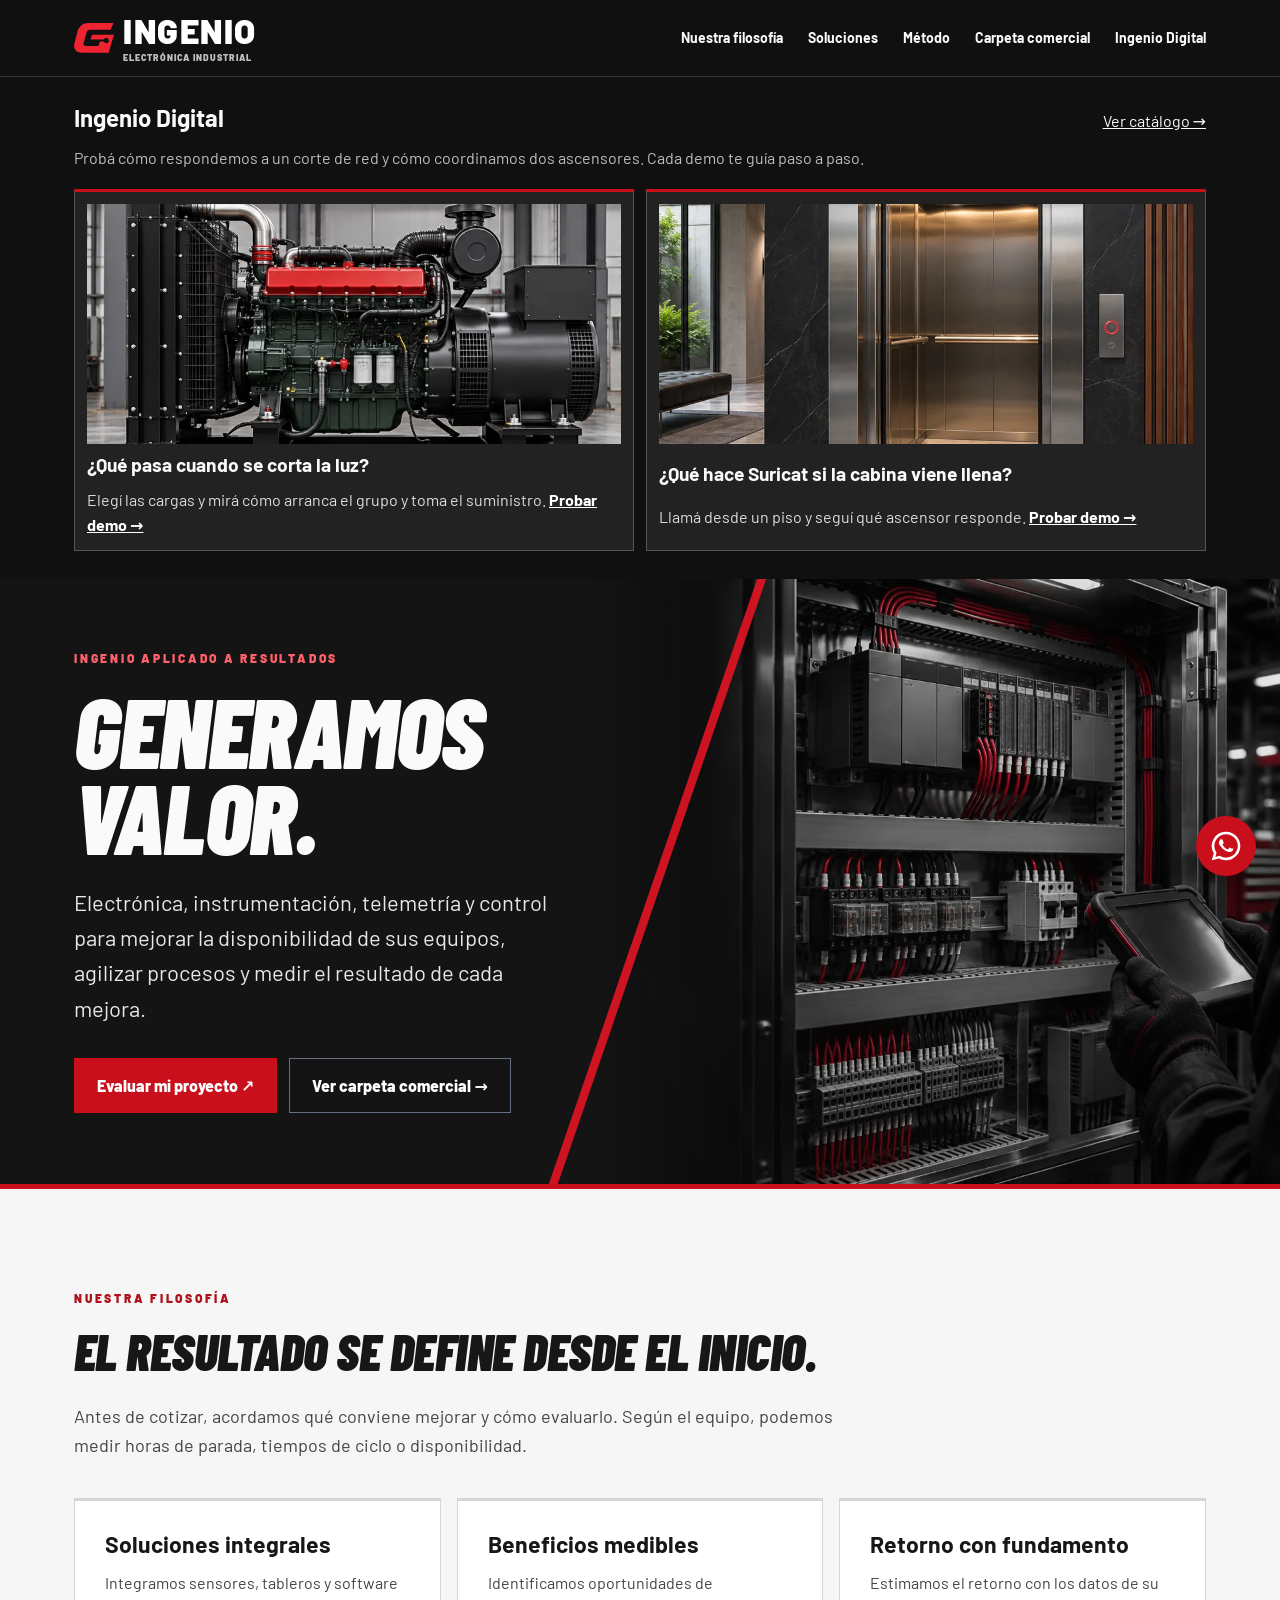
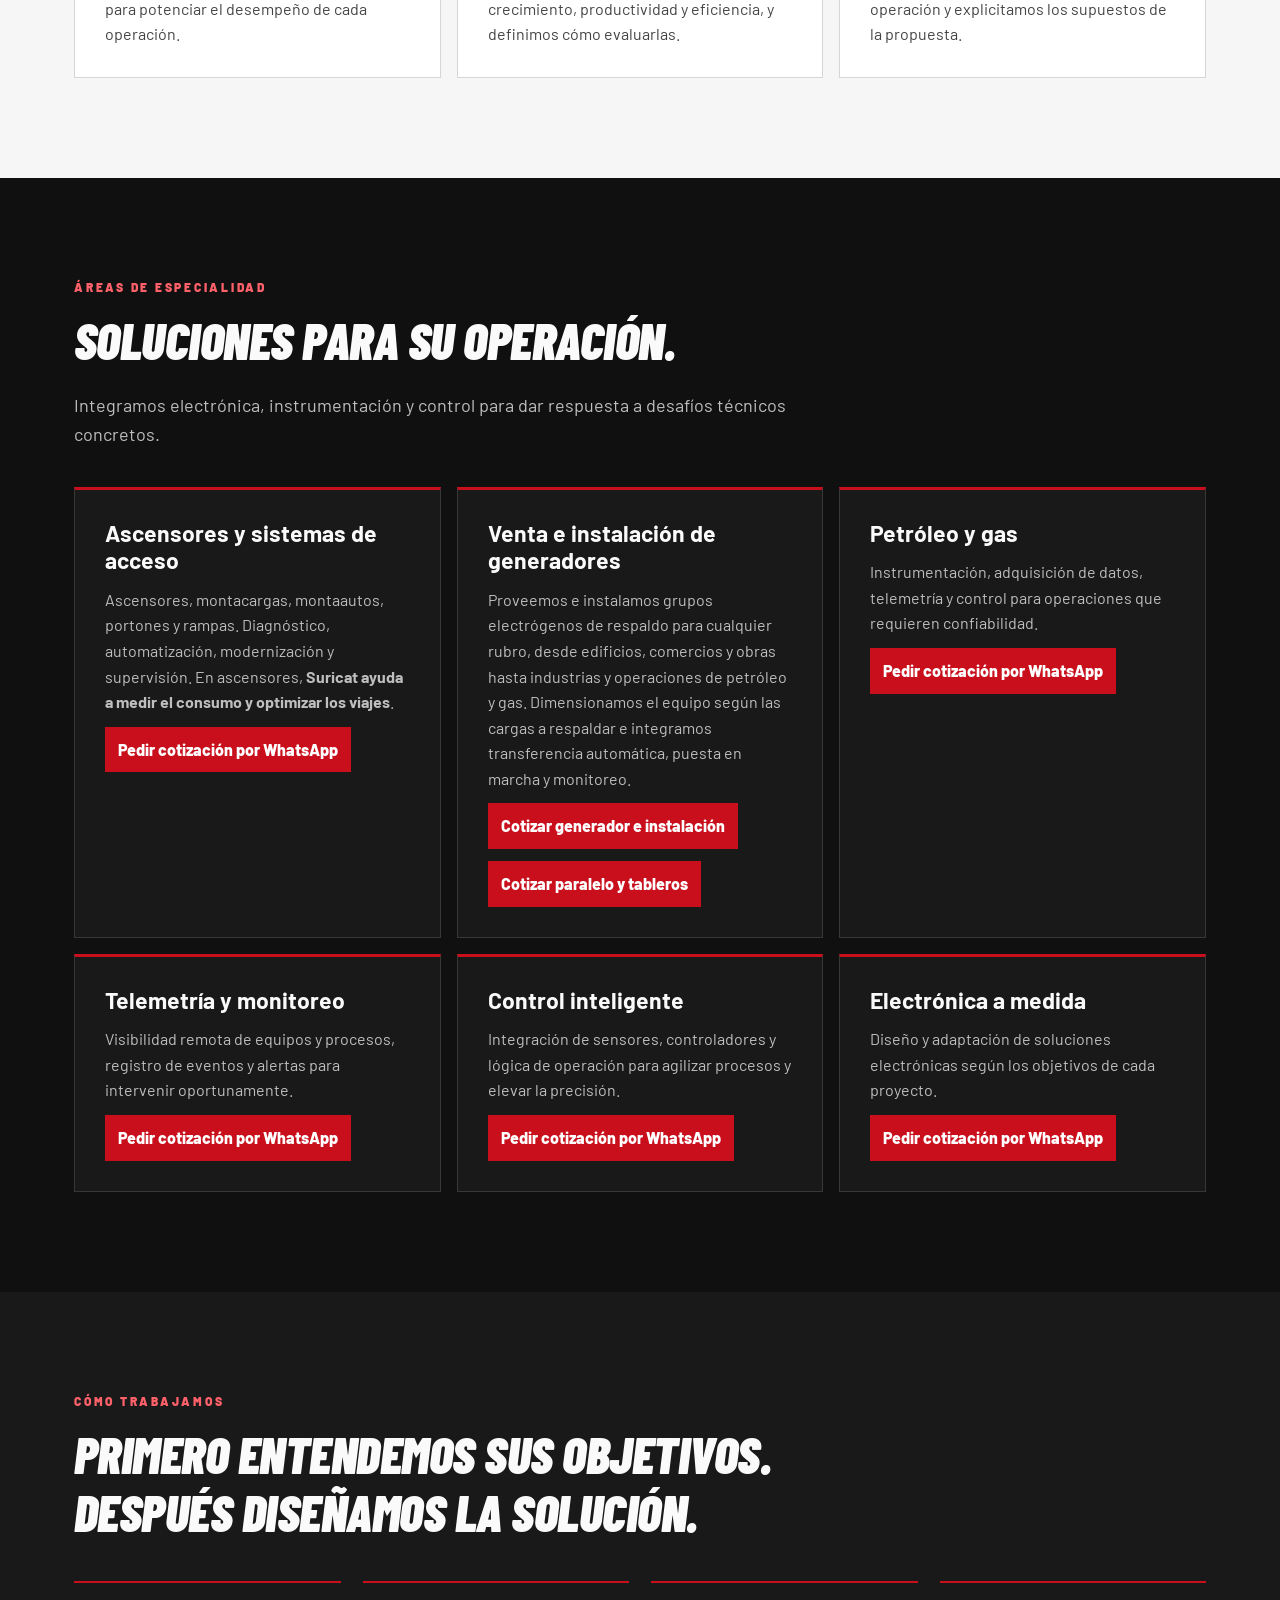
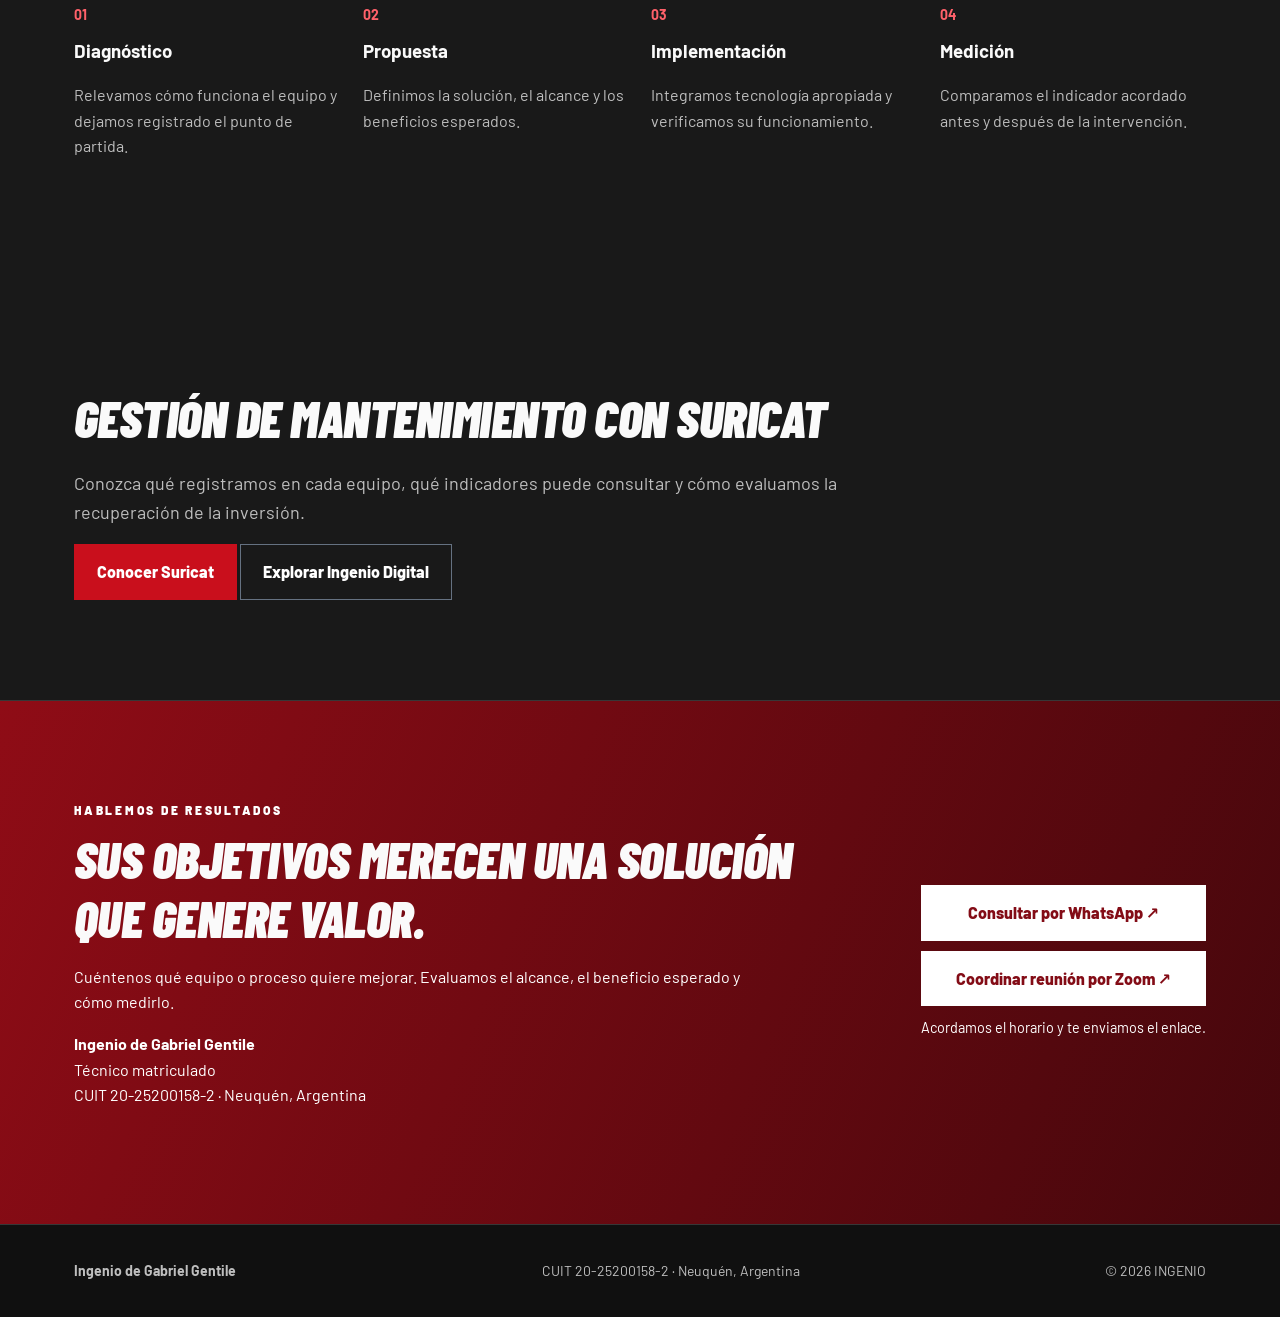
<file: index.html>
<!doctype html>
<html lang="es"><head><meta charset="utf-8"><meta name="viewport" content="width=device-width,initial-scale=1"><meta name="theme-color" content="#111111"><meta name="description" content="INGENIO. Ingenio, electrónica, instrumentación, telemetría y control. Soluciones que generan valor medible y justifican cada inversión."><title>INGENIO | Electrónica y automatización industrial</title><link rel="stylesheet" href="base.css">
<link rel="stylesheet" href="rendimiento.css"><link rel="stylesheet" href="guias-demos.css">
</head><body><svg xmlns="http://www.w3.org/2000/svg" class="brand-defs" aria-hidden="true" width="0" height="0">
<symbol id="genar-emblema" viewBox="0 0 82 64">
  <path fill="currentColor" fill-rule="evenodd" d="M81 2H30C18 2 10 9 7 20L1 43C-2 55 4 63 17 63h54l11-37H37l-3 10h27a5.5 5.5 0 1 1 0 4H53l-3 9H25c-5 0-7-2-5-7l6-21c1-4 4-5 8-5h41z"/>
</symbol>
</svg><header class="top"><div class="wrap"><nav><a class="brand" href="#inicio" aria-label="INGENIO Electrónica Industrial, inicio"><svg class="brand-emblem" viewBox="0 0 82 64" aria-hidden="true"><use href="#genar-emblema"/></svg><span><strong class="brand-wordmark">INGENIO</strong><small>ELECTRÓNICA INDUSTRIAL</small></span></a><div class="links"><a href="#filosofia">Nuestra filosofía</a><a href="#soluciones">Soluciones</a><a href="#metodo">Método</a><a href="carpeta-suricat.html">Carpeta comercial</a><a class="digital-nav" href="ingenio-digital.html">Ingenio Digital</a></div></nav></div></header>
<main>
<section class="demo-preview wrap" aria-labelledby="preview-title">
  <div class="preview-heading"><div><h2 id="preview-title">Ingenio Digital</h2><p>Probá cómo respondemos a un corte de red y cómo coordinamos dos ascensores. Cada demo te guía paso a paso.</p></div><a href="ingenio-digital.html">Ver catálogo →</a></div>
  <div class="preview-grid">
    <a class="preview-card" href="generador-suricat.html"><img class="preview-photo photo-generador" src="demo-generador.webp" alt="" width="640" height="380"><strong>¿Qué pasa cuando se corta la luz?</strong><span>Elegí las cargas y mirá cómo arranca el grupo y toma el suministro. <b>Probar demo →</b></span></a>
    <a class="preview-card" href="carpeta-suricat.html#simulador"><img class="preview-photo photo-ascensor" src="demo-ascensor.webp" alt="" width="640" height="380"><strong>¿Qué hace Suricat si la cabina viene llena?</strong><span>Llamá desde un piso y seguí qué ascensor responde. <b>Probar demo →</b></span></a>
  </div>
</section>
<div class="hero" id="inicio"><div class="wrap"><div class="eyebrow">Ingenio aplicado a resultados</div><h1><span>GENERAMOS</span> <span>VALOR.</span></h1><p class="lead">Electrónica, instrumentación, telemetría y control para mejorar la disponibilidad de sus equipos, agilizar procesos y medir el resultado de cada mejora.</p><div class="actions"><a class="btn" href="https://wa.me/5492994535615?text=Hola%20INGENIO%2C%20quiero%20evaluar%20una%20soluci%C3%B3n%20para%20mi%20empresa" target="_blank" rel="noopener">Evaluar mi proyecto ↗</a><a class="btn secondary" href="carpeta-suricat.html">Ver carpeta comercial →</a></div></div></div>
<section id="filosofia"><div class="wrap"><div class="eyebrow">Nuestra filosofía</div><h2 class="section-title">El resultado se define desde el inicio.</h2><p class="intro">Antes de cotizar, acordamos qué conviene mejorar y cómo evaluarlo. Según el equipo, podemos medir horas de parada, tiempos de ciclo o disponibilidad.</p><div class="grid"><article class="tile"><h3>Soluciones integrales</h3><p>Integramos sensores, tableros y software para potenciar el desempeño de cada operación.</p></article><article class="tile"><h3>Beneficios medibles</h3><p>Identificamos oportunidades de crecimiento, productividad y eficiencia, y definimos cómo evaluarlas.</p></article><article class="tile"><h3>Retorno con fundamento</h3><p>Estimamos el retorno con los datos de su operación y explicitamos los supuestos de la propuesta.</p></article></div></div></section>

<section id="soluciones"><div class="wrap"><div class="eyebrow">Áreas de especialidad</div><h2 class="section-title">Soluciones para su operación.</h2><p class="intro">Integramos electrónica, instrumentación y control para dar respuesta a desafíos técnicos concretos.</p><div class="grid"><article class="tile"><h3>Ascensores y sistemas de acceso</h3><p>Ascensores, montacargas, montaautos, portones y rampas. Diagnóstico, automatización, modernización y supervisión. En ascensores, <a href="carpeta-suricat.html#control-gastos"><strong>Suricat ayuda a medir el consumo y optimizar los viajes</strong></a>.</p><p class="generator-sales"><a class="btn" href="https://wa.me/5492994535615?text=Hola%20INGENIO%2C%20prob%C3%A9%20la%20demo%20y%20quiero%20cotizar%20la%20modernizaci%C3%B3n%20de%20ascensores%20o%20accesos.">Pedir cotización por WhatsApp</a></p></article><article class="tile"><h3>Venta e instalación de generadores</h3><p>Proveemos e instalamos grupos electrógenos de respaldo para cualquier rubro, desde edificios, comercios y obras hasta industrias y operaciones de petróleo y gas. Dimensionamos el equipo según las cargas a respaldar e integramos transferencia automática, puesta en marcha y monitoreo.</p><p class="generator-sales"><a class="btn" href="https://wa.me/5492994535615?text=Hola%20INGENIO%2C%20quiero%20cotizar%20un%20generador%20con%20instalaci%C3%B3n" target="_blank" rel="noopener noreferrer">Cotizar generador e instalación</a></p><p class="generator-sales"><a class="btn" href="https://wa.me/5492994535615?text=Hola%20INGENIO%2C%20prob%C3%A9%20la%20demo%20y%20quiero%20cotizar%20grupos%20electr%C3%B3genos%20en%20paralelo%20con%20tableros%20y%20puesta%20en%20marcha.">Cotizar paralelo y tableros</a></p></article><article class="tile"><h3>Petróleo y gas</h3><p>Instrumentación, adquisición de datos, telemetría y control para operaciones que requieren confiabilidad.</p><p class="generator-sales"><a class="btn" href="https://wa.me/5492994535615?text=Hola%20INGENIO%2C%20prob%C3%A9%20la%20demo%20y%20quiero%20cotizar%20instrumentaci%C3%B3n%20y%20control%20para%20una%20instalaci%C3%B3n%20de%20petr%C3%B3leo%20y%20gas.">Pedir cotización por WhatsApp</a></p></article><article class="tile"><h3>Telemetría y monitoreo</h3><p>Visibilidad remota de equipos y procesos, registro de eventos y alertas para intervenir oportunamente.</p><p class="generator-sales"><a class="btn" href="https://wa.me/5492994535615?text=Hola%20INGENIO%2C%20prob%C3%A9%20la%20demo%20y%20quiero%20cotizar%20telemetr%C3%ADa%20y%20alarmas%20para%20mis%20equipos.">Pedir cotización por WhatsApp</a></p></article><article class="tile"><h3>Control inteligente</h3><p>Integración de sensores, controladores y lógica de operación para agilizar procesos y elevar la precisión.</p><p class="generator-sales"><a class="btn" href="https://wa.me/5492994535615?text=Hola%20INGENIO%2C%20prob%C3%A9%20la%20demo%20y%20quiero%20cotizar%20un%20proyecto%20de%20automatizaci%C3%B3n%20y%20control.">Pedir cotización por WhatsApp</a></p></article><article class="tile"><h3>Electrónica a medida</h3><p>Diseño y adaptación de soluciones electrónicas según los objetivos de cada proyecto.</p><p class="generator-sales"><a class="btn" href="https://wa.me/5492994535615?text=Hola%20INGENIO%2C%20prob%C3%A9%20la%20demo%20y%20quiero%20cotizar%20una%20soluci%C3%B3n%20de%20electr%C3%B3nica%20a%20medida.">Pedir cotización por WhatsApp</a></p></article></div></div></section>
<section class="alt" id="metodo"><div class="wrap"><div class="eyebrow">Cómo trabajamos</div><h2 class="section-title">Primero entendemos sus objetivos.<br>Después diseñamos la solución.</h2><div class="process"><div class="step"><b>01</b><h3>Diagnóstico</h3><p>Relevamos cómo funciona el equipo y dejamos registrado el punto de partida.</p></div><div class="step"><b>02</b><h3>Propuesta</h3><p>Definimos la solución, el alcance y los beneficios esperados.</p></div><div class="step"><b>03</b><h3>Implementación</h3><p>Integramos tecnología apropiada y verificamos su funcionamiento.</p></div><div class="step"><b>04</b><h3>Medición</h3><p>Comparamos el indicador acordado antes y después de la intervención.</p></div></div></div></section>
<section class="alt" id="suricat"><div class="wrap">
<h2 class="section-title">Gestión de mantenimiento con Suricat</h2>
<p class="intro">Conozca qué registramos en cada equipo, qué indicadores puede consultar y cómo evaluamos la recuperación de la inversión.</p>
<a class="btn" href="carpeta-suricat.html">Conocer Suricat</a> <a class="btn secondary" href="ingenio-digital.html">Explorar Ingenio Digital</a>
</div></section>
<section class="cta" id="contacto"><div class="wrap cta-inner"><div><div class="eyebrow">Hablemos de resultados</div><h2>Sus objetivos merecen una solución<br>que genere valor.</h2><p>Cuéntenos qué equipo o proceso quiere mejorar. Evaluamos el alcance, el beneficio esperado y cómo medirlo.</p><p><strong>Ingenio de Gabriel Gentile</strong><br>Técnico matriculado<br>CUIT 20-25200158-2 · Neuquén, Argentina</p></div><div class="contact-actions"><a class="btn" href="https://wa.me/5492994535615?text=Hola%20INGENIO%2C%20quiero%20evaluar%20una%20soluci%C3%B3n%20para%20mi%20proyecto" target="_blank" rel="noopener">Consultar por WhatsApp ↗</a><a class="btn secondary" href="https://wa.me/5492994535615?text=Hola%2C%20quiero%20coordinar%20una%20reuni%C3%B3n%20por%20Zoom%20con%20INGENIO.%20Mi%20consulta%20es%20sobre%20" target="_blank" rel="noopener noreferrer">Coordinar reunión por Zoom ↗</a><p>Acordamos el horario y te enviamos el enlace.</p></div></div></section></main>
<footer><div class="wrap foot"><span><strong>Ingenio de Gabriel Gentile</strong></span><span>CUIT 20-25200158-2 · Neuquén, Argentina</span><span>© <span id="year">2026</span> INGENIO</span></div></footer><a class="whatsapp" aria-label="Contactar INGENIO por WhatsApp" href="https://wa.me/5492994535615"><svg viewBox="0 0 32 32" aria-hidden="true"><path d="M16 .8A15.1 15.1 0 0 0 3 23.7L.8 31.2l7.7-2A15.2 15.2 0 1 0 16 .8Zm0 27.6a12.4 12.4 0 0 1-6.3-1.7l-.5-.3-4.5 1.2 1.2-4.4-.3-.5a12.5 12.5 0 1 1 10.4 5.7Zm6.9-9.4c-.4-.2-2.2-1.1-2.6-1.2-.3-.1-.6-.2-.8.2-.2.3-1 1.2-1.2 1.4-.2.2-.4.3-.8.1a10.2 10.2 0 0 1-5.1-4.5c-.4-.7.4-.7 1.1-2.1.1-.2.1-.4 0-.6l-1.2-2.8c-.3-.7-.6-.6-.8-.6h-.7c-.3 0-.7.1-1 .5a4 4 0 0 0-1.3 3c0 1.8 1.3 3.5 1.5 3.7a14.3 14.3 0 0 0 5.5 4.9c2.9 1.3 4 1.4 5.4 1.2.9-.1 2.2-.9 2.5-1.8.3-.9.3-1.7.2-1.8-.1-.1-.3-.2-.7-.4Z"/></svg></a><script>document.getElementById('year').textContent=new Date().getFullYear()</script></body></html>
</file>
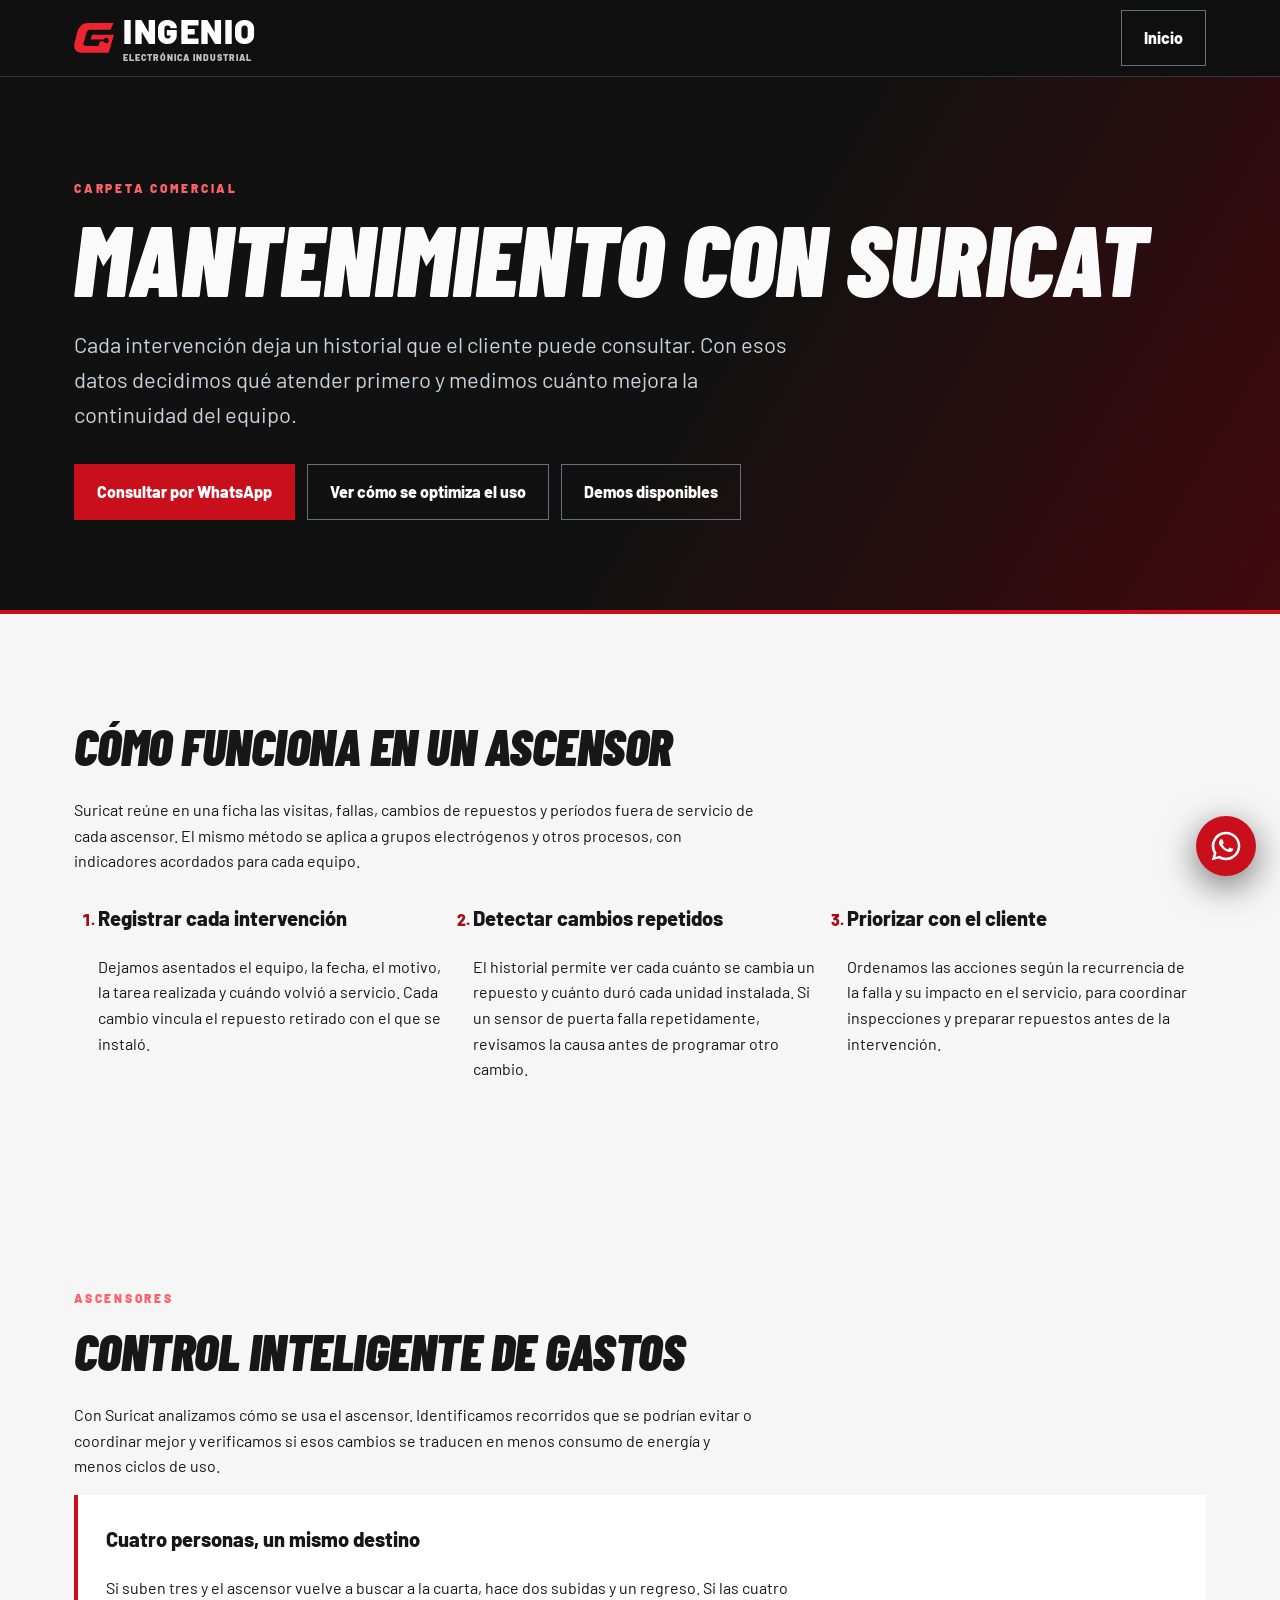
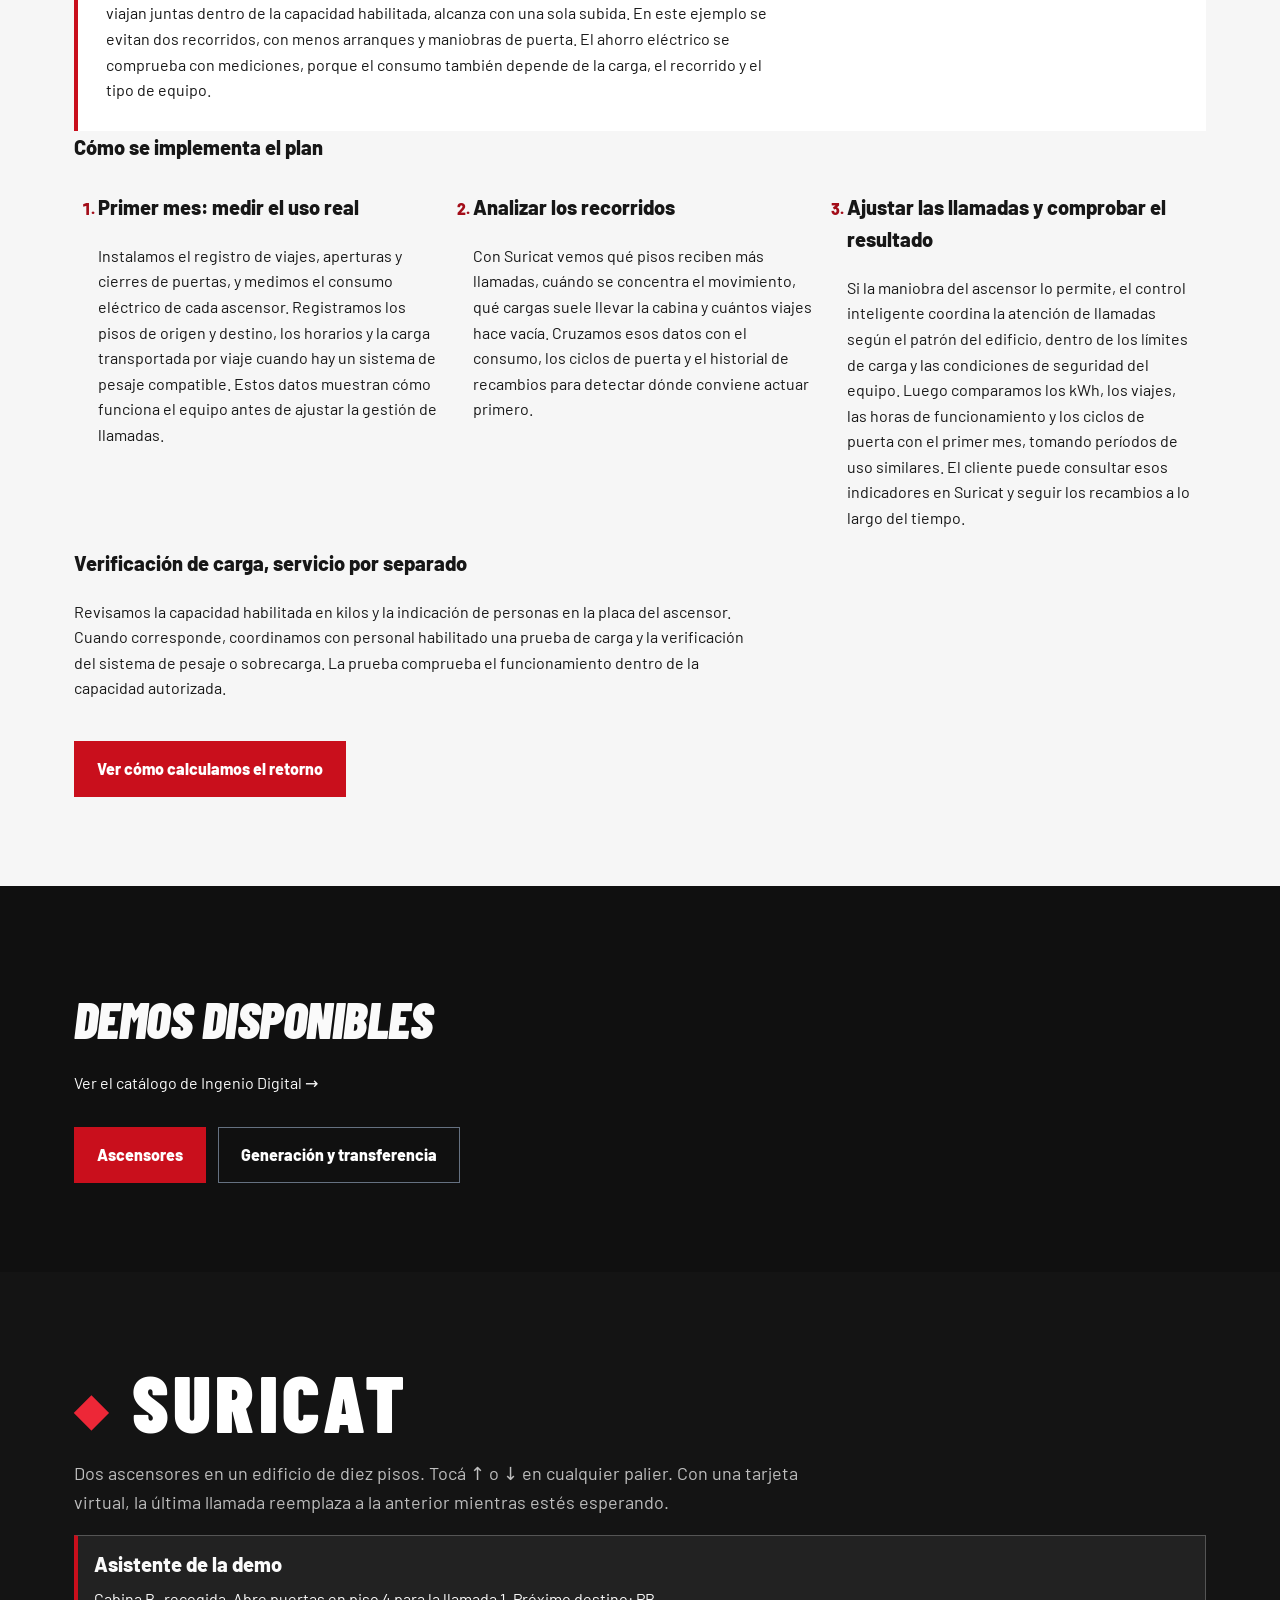
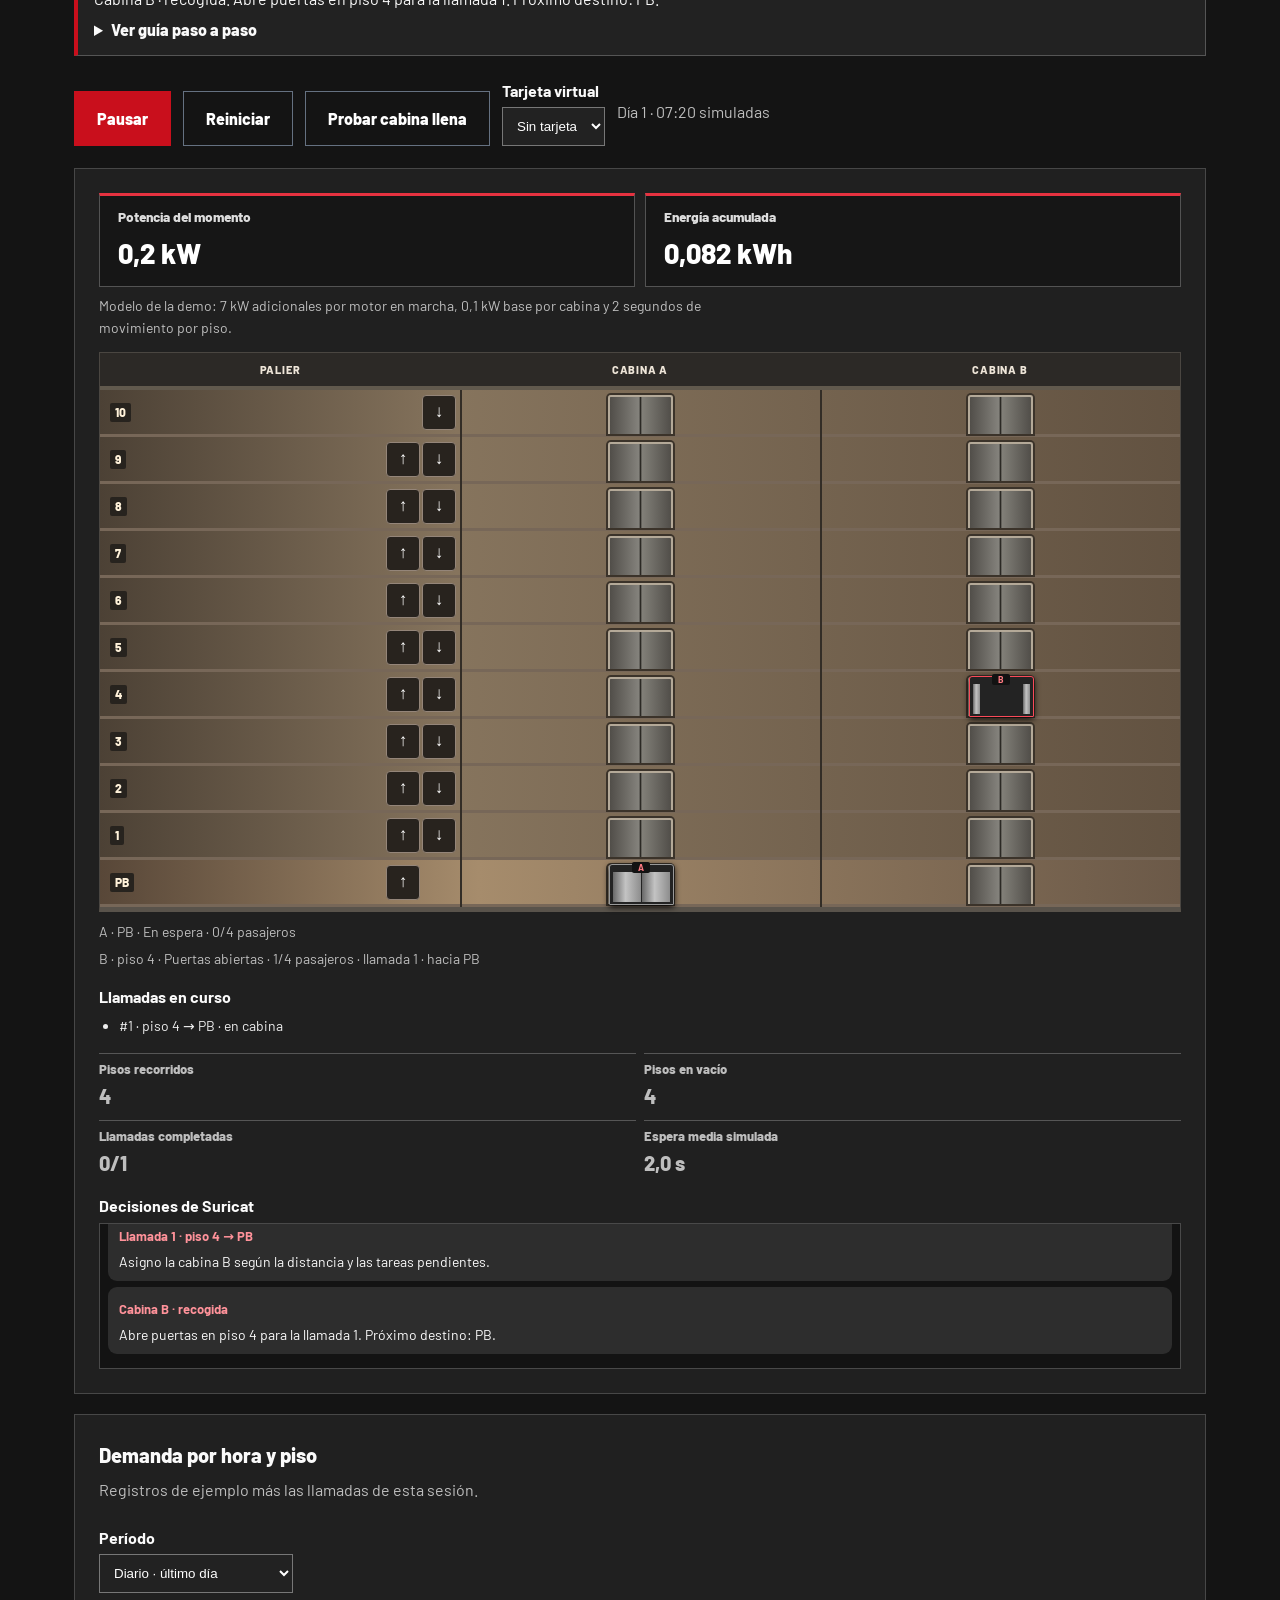
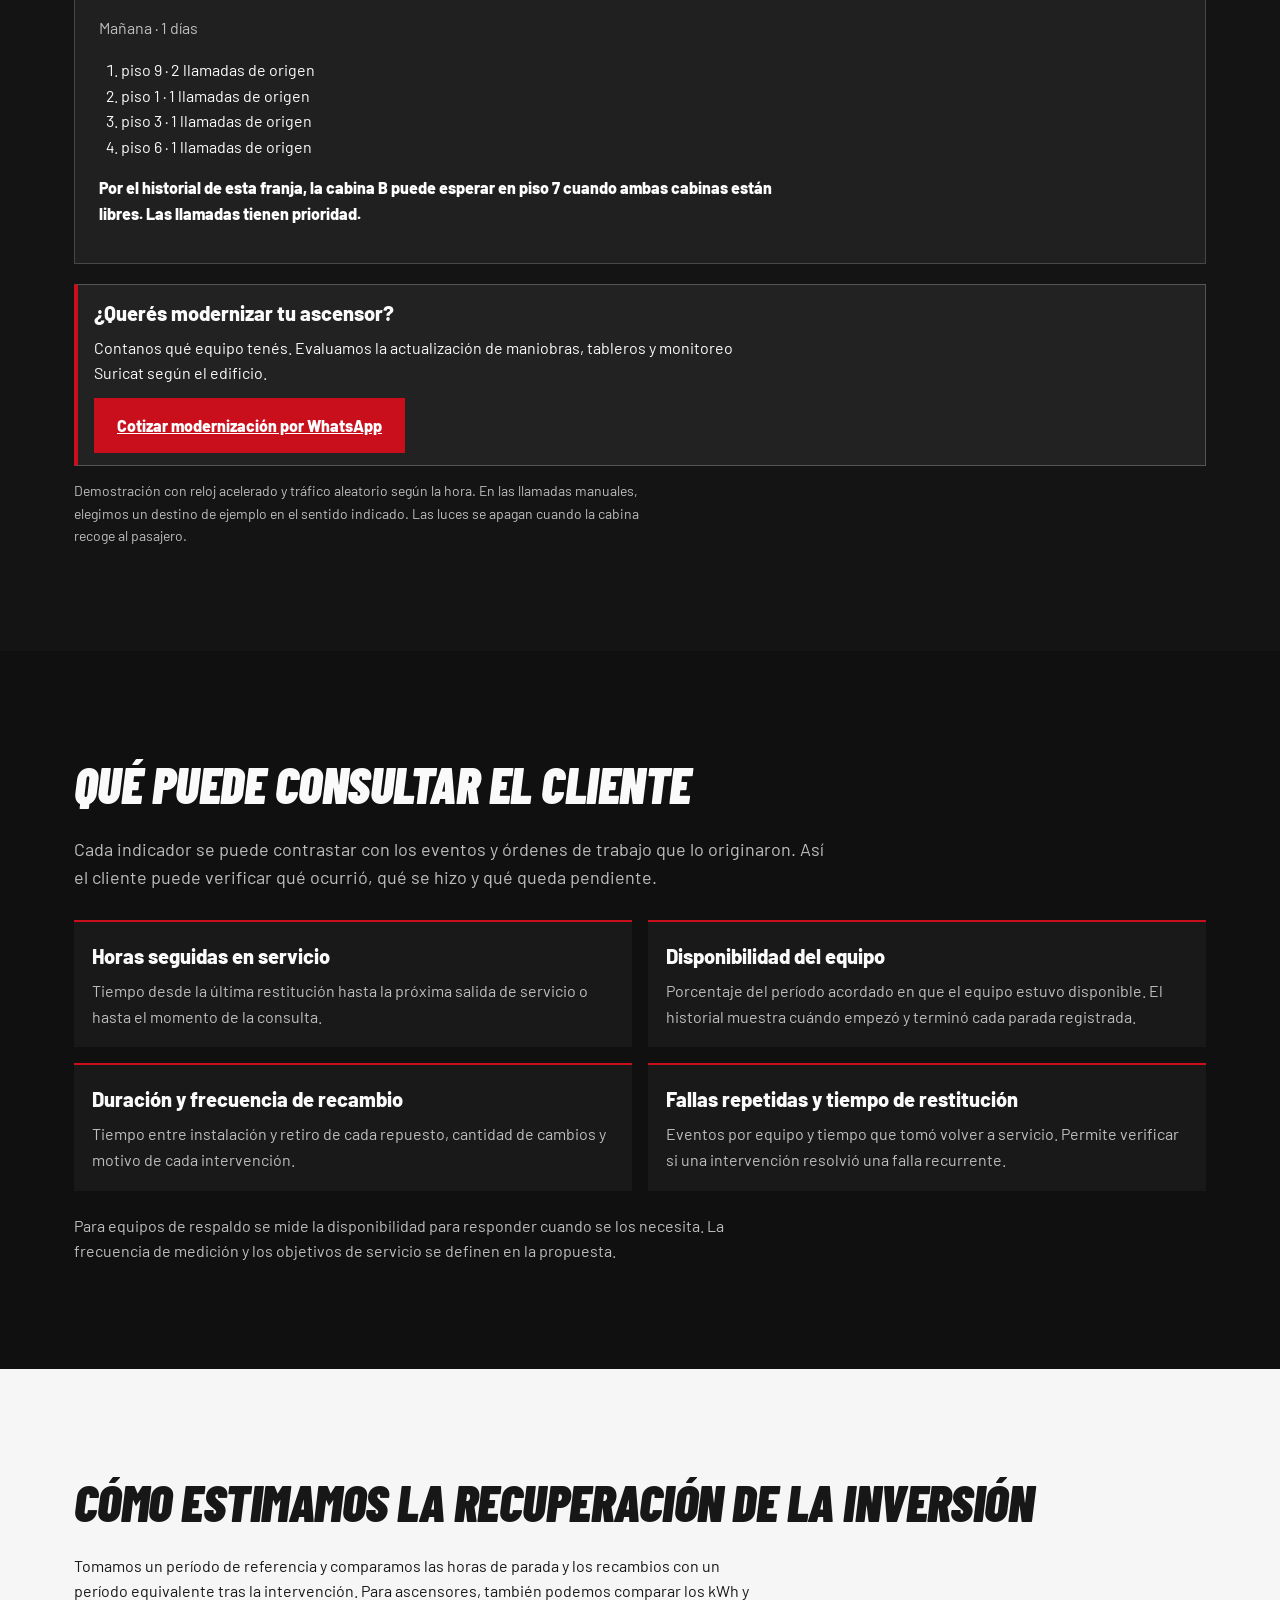
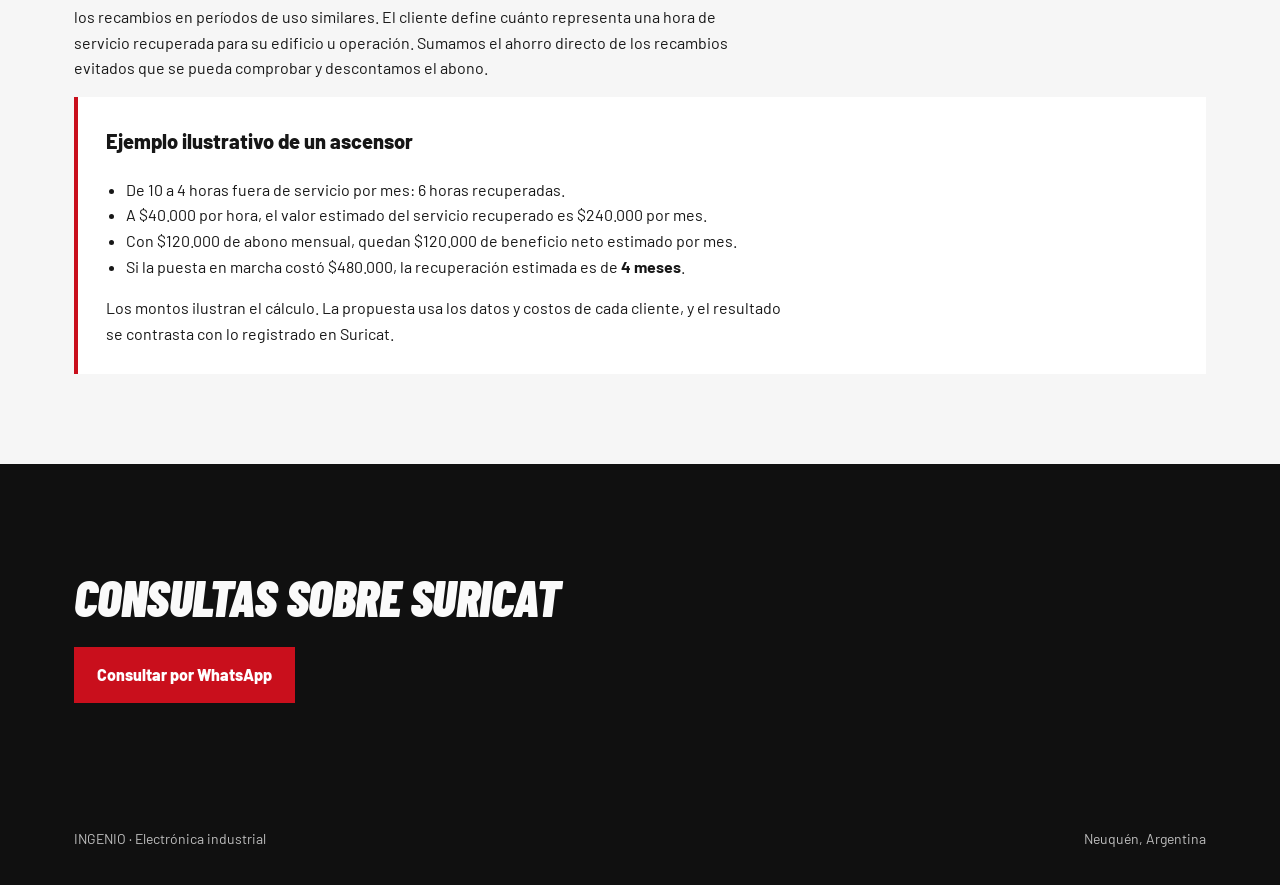
<file: carpeta-suricat.html>
<!doctype html>
<html lang="es-AR"><head>
<meta charset="utf-8">
<meta name="viewport" content="width=device-width, initial-scale=1">
<meta name="theme-color" content="#111111">
<meta name="description" content="Suricat, el sistema de gestión de mantenimiento de INGENIO. Indicadores de continuidad, trazabilidad de repuestos y seguimiento de equipos.">
<title>Carpeta comercial | Suricat e INGENIO</title>
<link rel="stylesheet" href="base.css">
<link rel="stylesheet" href="rendimiento.css">
<link rel="stylesheet" href="carpeta-suricat.css">
<link rel="stylesheet" href="simulador-suricat.css">
<script type="module" src="simulador-suricat.js"></script>
<link rel="stylesheet" href="guias-demos.css">
</head><body class="carpeta">
<svg xmlns="http://www.w3.org/2000/svg" class="brand-defs" aria-hidden="true" width="0" height="0">
<symbol id="genar-emblema" viewBox="0 0 82 64">
  <path fill="currentColor" fill-rule="evenodd" d="M81 2H30C18 2 10 9 7 20L1 43C-2 55 4 63 17 63h54l11-37H37l-3 10h27a5.5 5.5 0 1 1 0 4H53l-3 9H25c-5 0-7-2-5-7l6-21c1-4 4-5 8-5h41z"/>
</symbol>
</svg>
<header class="top"><div class="wrap"><nav aria-label="Navegación de la carpeta">
<a class="brand" href="./" aria-label="INGENIO Electrónica Industrial, inicio"><svg class="brand-emblem" viewBox="0 0 82 64" aria-hidden="true"><use href="#genar-emblema"/></svg><span><strong class="brand-wordmark">INGENIO</strong><small>ELECTRÓNICA INDUSTRIAL</small></span></a>
<a class="btn secondary carpeta-inicio" href="./">Inicio</a>
</nav></div></header>
<main>
<section class="carpeta-intro"><div class="wrap">
<p class="eyebrow">Carpeta comercial</p>
<h1>Mantenimiento con Suricat</h1>
<p class="lead">Cada intervención deja un historial que el cliente puede consultar. Con esos datos decidimos qué atender primero y medimos cuánto mejora la continuidad del equipo.</p>
<div class="actions"><a class="btn" href="https://wa.me/5492994535615?text=Hola%2C%20quiero%20consultar%20por%20Suricat" target="_blank" rel="noopener noreferrer">Consultar por WhatsApp</a><a class="btn secondary" href="#control-gastos">Ver cómo se optimiza el uso</a><a class="btn secondary" href="#demos">Demos disponibles</a></div>
</div></section>
<section class="carpeta-light" id="ascensores"><div class="wrap">
<h2 class="section-title">Cómo funciona en un ascensor</h2>
<p>Suricat reúne en una ficha las visitas, fallas, cambios de repuestos y períodos fuera de servicio de cada ascensor. El mismo método se aplica a grupos electrógenos y otros procesos, con indicadores acordados para cada equipo.</p>
<ol class="carpeta-grid">
<li><h3>Registrar cada intervención</h3><p>Dejamos asentados el equipo, la fecha, el motivo, la tarea realizada y cuándo volvió a servicio. Cada cambio vincula el repuesto retirado con el que se instaló.</p></li>
<li><h3>Detectar cambios repetidos</h3><p>El historial permite ver cada cuánto se cambia un repuesto y cuánto duró cada unidad instalada. Si un sensor de puerta falla repetidamente, revisamos la causa antes de programar otro cambio.</p></li>
<li><h3>Priorizar con el cliente</h3><p>Ordenamos las acciones según la recurrencia de la falla y su impacto en el servicio, para coordinar inspecciones y preparar repuestos antes de la intervención.</p></li>
</ol>
</div></section>
<section class="carpeta-light" id="control-gastos"><div class="wrap">
<p class="eyebrow">Ascensores</p>
<h2 class="section-title">Control inteligente de gastos</h2>
<p>Con Suricat analizamos cómo se usa el ascensor. Identificamos recorridos que se podrían evitar o coordinar mejor y verificamos si esos cambios se traducen en menos consumo de energía y menos ciclos de uso.</p>
<aside class="carpeta-caso">
<h3>Cuatro personas, un mismo destino</h3>
<p>Si suben tres y el ascensor vuelve a buscar a la cuarta, hace dos subidas y un regreso. Si las cuatro viajan juntas dentro de la capacidad habilitada, alcanza con una sola subida. En este ejemplo se evitan dos recorridos, con menos arranques y maniobras de puerta. El ahorro eléctrico se comprueba con mediciones, porque el consumo también depende de la carga, el recorrido y el tipo de equipo.</p>
</aside>
<h3 class="carpeta-contacto">Cómo se implementa el plan</h3>
<ol class="carpeta-grid">
<li><h3>Primer mes: medir el uso real</h3><p>Instalamos el registro de viajes, aperturas y cierres de puertas, y medimos el consumo eléctrico de cada ascensor. Registramos los pisos de origen y destino, los horarios y la carga transportada por viaje cuando hay un sistema de pesaje compatible. Estos datos muestran cómo funciona el equipo antes de ajustar la gestión de llamadas.</p></li>
<li><h3>Analizar los recorridos</h3><p>Con Suricat vemos qué pisos reciben más llamadas, cuándo se concentra el movimiento, qué cargas suele llevar la cabina y cuántos viajes hace vacía. Cruzamos esos datos con el consumo, los ciclos de puerta y el historial de recambios para detectar dónde conviene actuar primero.</p></li>
<li><h3>Ajustar las llamadas y comprobar el resultado</h3><p>Si la maniobra del ascensor lo permite, el control inteligente coordina la atención de llamadas según el patrón del edificio, dentro de los límites de carga y las condiciones de seguridad del equipo. Luego comparamos los kWh, los viajes, las horas de funcionamiento y los ciclos de puerta con el primer mes, tomando períodos de uso similares. El cliente puede consultar esos indicadores en Suricat y seguir los recambios a lo largo del tiempo.</p></li>
</ol>
<h3 class="carpeta-contacto">Verificación de carga, servicio por separado</h3>
<p>Revisamos la capacidad habilitada en kilos y la indicación de personas en la placa del ascensor. Cuando corresponde, coordinamos con personal habilitado una prueba de carga y la verificación del sistema de pesaje o sobrecarga. La prueba comprueba el funcionamiento dentro de la capacidad autorizada.</p>
<a class="btn carpeta-contacto" href="#retorno">Ver cómo calculamos el retorno</a>
</div></section>
<section id="demos"><div class="wrap">
<h2 class="section-title">Demos disponibles</h2>
<p><a href="ingenio-digital.html">Ver el catálogo de Ingenio Digital →</a></p>
<div class="actions"><a class="btn" href="#simulador">Ascensores</a>
<a class="btn secondary" href="generador-suricat.html">Generación y transferencia</a></div>
</div></section>
<section id="simulador" class="simulador"><div class="wrap">
<h2 class="suricat-title"><span aria-hidden="true">◆</span> SURICAT</h2>
<p class="intro">Dos ascensores en un edificio de diez pisos. Tocá ↑ o ↓ en cualquier palier. Con una tarjeta virtual, la última llamada reemplaza a la anterior mientras estés esperando.</p>
<aside class="demo-guide" aria-labelledby="lift-guide-title">
<h3 id="lift-guide-title">Asistente de la demo</h3>
<p id="lift-guide-state" role="status">Elegí un piso y tocá una flecha. El asistente te explica quién toma tu llamada.</p>
<details><summary>Ver guía paso a paso</summary><ol><li>Tocá ↑ o ↓ junto al piso desde el que querés viajar. La flecha se ilumina al registrar el pedido.</li><li>Seguí la cabina asignada. La luz se apaga cuando recoge al pasajero.</li><li>Tocá <strong>Probar cabina llena</strong> para ver cómo una cabina sigue de largo y la otra toma la llamada.</li><li>Elegí <strong>Ana</strong> o <strong>Luis</strong> en Tarjeta virtual para probar qué pasa cuando un usuario cambia de sentido.</li></ol></details>
</aside>
<div class="sim-controls">
<button type="button" class="btn" id="sim-play">Pausar</button>
<button type="button" class="btn secondary" id="sim-reset">Reiniciar</button>
<button type="button" class="btn secondary" id="sim-full">Probar cabina llena</button>
<label>Tarjeta virtual <select id="sim-card"><option value="">Sin tarjeta</option><option>Ana</option><option>Luis</option></select></label>
<span id="sim-clock"></span>
</div>
<div id="sim-escenarios"></div>
<p id="sim-resumen" role="status"></p>
<div class="sim-panel sim-history">
<h3>Demanda por hora y piso</h3>
<p>Registros de ejemplo más las llamadas de esta sesión.</p>
<div class="sim-controls">
<label>Período <select id="sim-period"><option value="1">Diario · último día</option><option value="30">Mensual · últimos 30 días</option><option value="365">Anual · últimos 365 días</option></select></label>

</div>
<p id="sim-history-summary" role="status"></p>
<ol id="sim-floor-demand"></ol>
<p id="sim-parking"></p>
</div>
<aside class="demo-guide demo-quote"><h3>¿Querés modernizar tu ascensor?</h3><p>Contanos qué equipo tenés. Evaluamos la actualización de maniobras, tableros y monitoreo Suricat según el edificio.</p><div class="actions"><a class="btn" href="https://wa.me/5492994535615?text=Hola%20INGENIO%2C%20prob%C3%A9%20la%20demo%20y%20quiero%20cotizar%20la%20modernizaci%C3%B3n%20del%20ascensor%20o%20la%20incorporaci%C3%B3n%20de%20Suricat.">Cotizar modernización por WhatsApp</a></div></aside><p class="sim-note">Demostración con reloj acelerado y tráfico aleatorio según la hora. En las llamadas manuales, elegimos un destino de ejemplo en el sentido indicado. Las luces se apagan cuando la cabina recoge al pasajero.</p>
<noscript><p>Active JavaScript para ejecutar el simulador.</p></noscript>
</div></section>
<section id="indicadores"><div class="wrap">
<h2 class="section-title">Qué puede consultar el cliente</h2>
<p class="intro">Cada indicador se puede contrastar con los eventos y órdenes de trabajo que lo originaron. Así el cliente puede verificar qué ocurrió, qué se hizo y qué queda pendiente.</p>
<dl class="carpeta-metricas">
<div><dt>Horas seguidas en servicio</dt><dd>Tiempo desde la última restitución hasta la próxima salida de servicio o hasta el momento de la consulta.</dd></div>
<div><dt>Disponibilidad del equipo</dt><dd>Porcentaje del período acordado en que el equipo estuvo disponible. El historial muestra cuándo empezó y terminó cada parada registrada.</dd></div>
<div><dt>Duración y frecuencia de recambio</dt><dd>Tiempo entre instalación y retiro de cada repuesto, cantidad de cambios y motivo de cada intervención.</dd></div>
<div><dt>Fallas repetidas y tiempo de restitución</dt><dd>Eventos por equipo y tiempo que tomó volver a servicio. Permite verificar si una intervención resolvió una falla recurrente.</dd></div>
</dl>
<p class="carpeta-note">Para equipos de respaldo se mide la disponibilidad para responder cuando se los necesita. La frecuencia de medición y los objetivos de servicio se definen en la propuesta.</p>
</div></section>
<section class="carpeta-light" id="retorno"><div class="wrap">
<h2 class="section-title">Cómo estimamos la recuperación de la inversión</h2>
<p>Tomamos un período de referencia y comparamos las horas de parada y los recambios con un período equivalente tras la intervención. Para ascensores, también podemos comparar los kWh y los recambios en períodos de uso similares. El cliente define cuánto representa una hora de servicio recuperada para su edificio u operación. Sumamos el ahorro directo de los recambios evitados que se pueda comprobar y descontamos el abono.</p>
<aside class="carpeta-caso" aria-label="Ejemplo ilustrativo">
<h3>Ejemplo ilustrativo de un ascensor</h3>
<ul>
<li>De 10 a 4 horas fuera de servicio por mes: 6 horas recuperadas.</li>
<li>A $40.000 por hora, el valor estimado del servicio recuperado es $240.000 por mes.</li>
<li>Con $120.000 de abono mensual, quedan $120.000 de beneficio neto estimado por mes.</li>
<li>Si la puesta en marcha costó $480.000, la recuperación estimada es de <strong>4 meses</strong>.</li>
</ul>
<p>Los montos ilustran el cálculo. La propuesta usa los datos y costos de cada cliente, y el resultado se contrasta con lo registrado en Suricat.</p>
</aside>
</div></section>
<section id="consultas"><div class="wrap">
<h2 class="section-title">Consultas sobre Suricat</h2>
<a class="btn" href="https://wa.me/5492994535615?text=Hola%2C%20quiero%20consultar%20por%20Suricat" target="_blank" rel="noopener noreferrer">Consultar por WhatsApp</a>
</div></section>
</main>
<footer><div class="wrap foot"><span>INGENIO · Electrónica industrial</span><span>Neuquén, Argentina</span></div></footer>

<a class="whatsapp" aria-label="Contactar INGENIO por WhatsApp" href="https://wa.me/5492994535615?text=Hola%20INGENIO%2C%20quiero%20hacer%20una%20consulta" target="_blank" rel="noopener"><svg viewBox="0 0 32 32" aria-hidden="true"><path d="M16 .8A15.1 15.1 0 0 0 3 23.7L.8 31.2l7.7-2A15.2 15.2 0 1 0 16 .8Zm0 27.6a12.4 12.4 0 0 1-6.3-1.7l-.5-.3-4.5 1.2 1.2-4.4-.3-.5a12.5 12.5 0 1 1 10.4 5.7Zm6.9-9.4c-.4-.2-2.2-1.1-2.6-1.2-.3-.1-.6-.2-.8.2-.2.3-1 1.2-1.2 1.4-.2.2-.4.3-.8.1a10.2 10.2 0 0 1-5.1-4.5c-.4-.7.4-.7 1.1-2.1.1-.2.1-.4 0-.6l-1.2-2.8c-.3-.7-.6-.6-.8-.6h-.7c-.3 0-.7.1-1 .5a4 4 0 0 0-1.3 3c0 1.8 1.3 3.5 1.5 3.7a14.3 14.3 0 0 0 5.5 4.9c2.9 1.3 4 1.4 5.4 1.2.9-.1 2.2-.9 2.5-1.8.3-.9.3-1.7.2-1.8-.1-.1-.3-.2-.7-.4Z"/></svg></a>
</body></html>
</file>
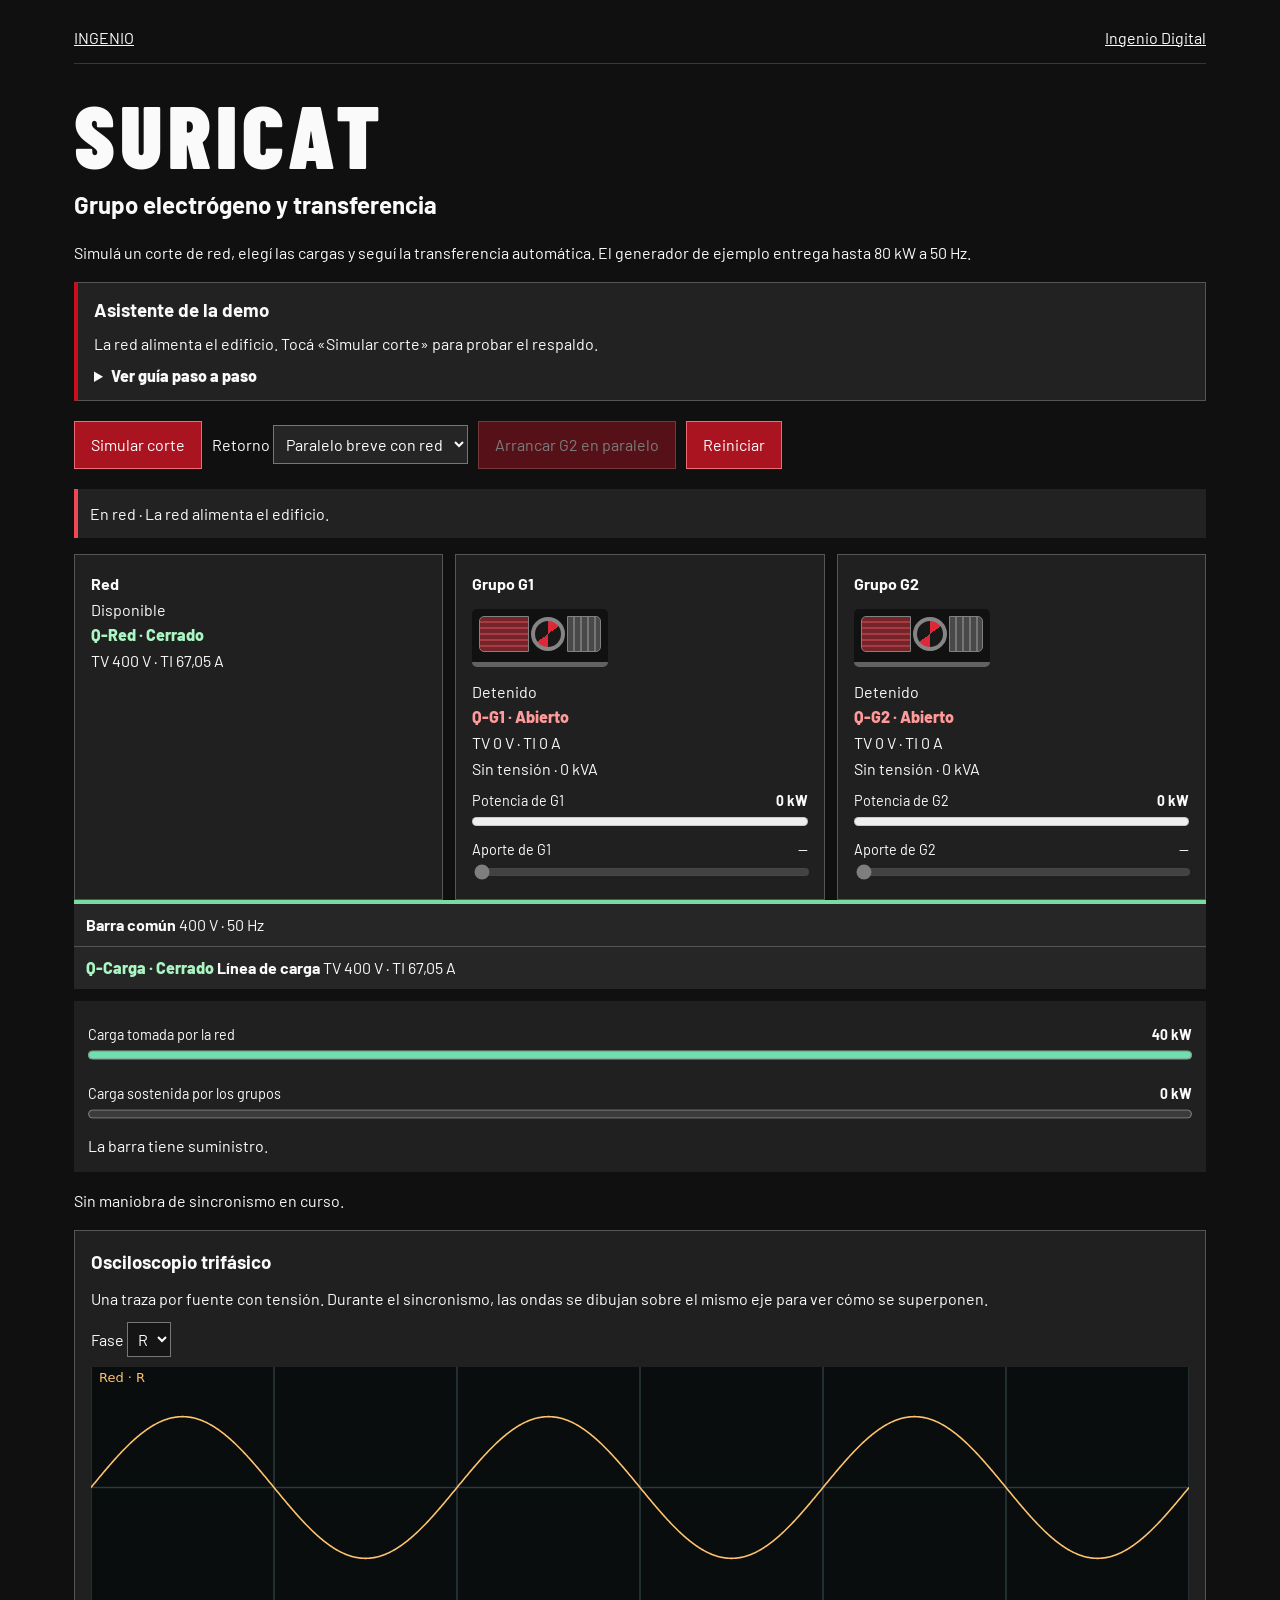
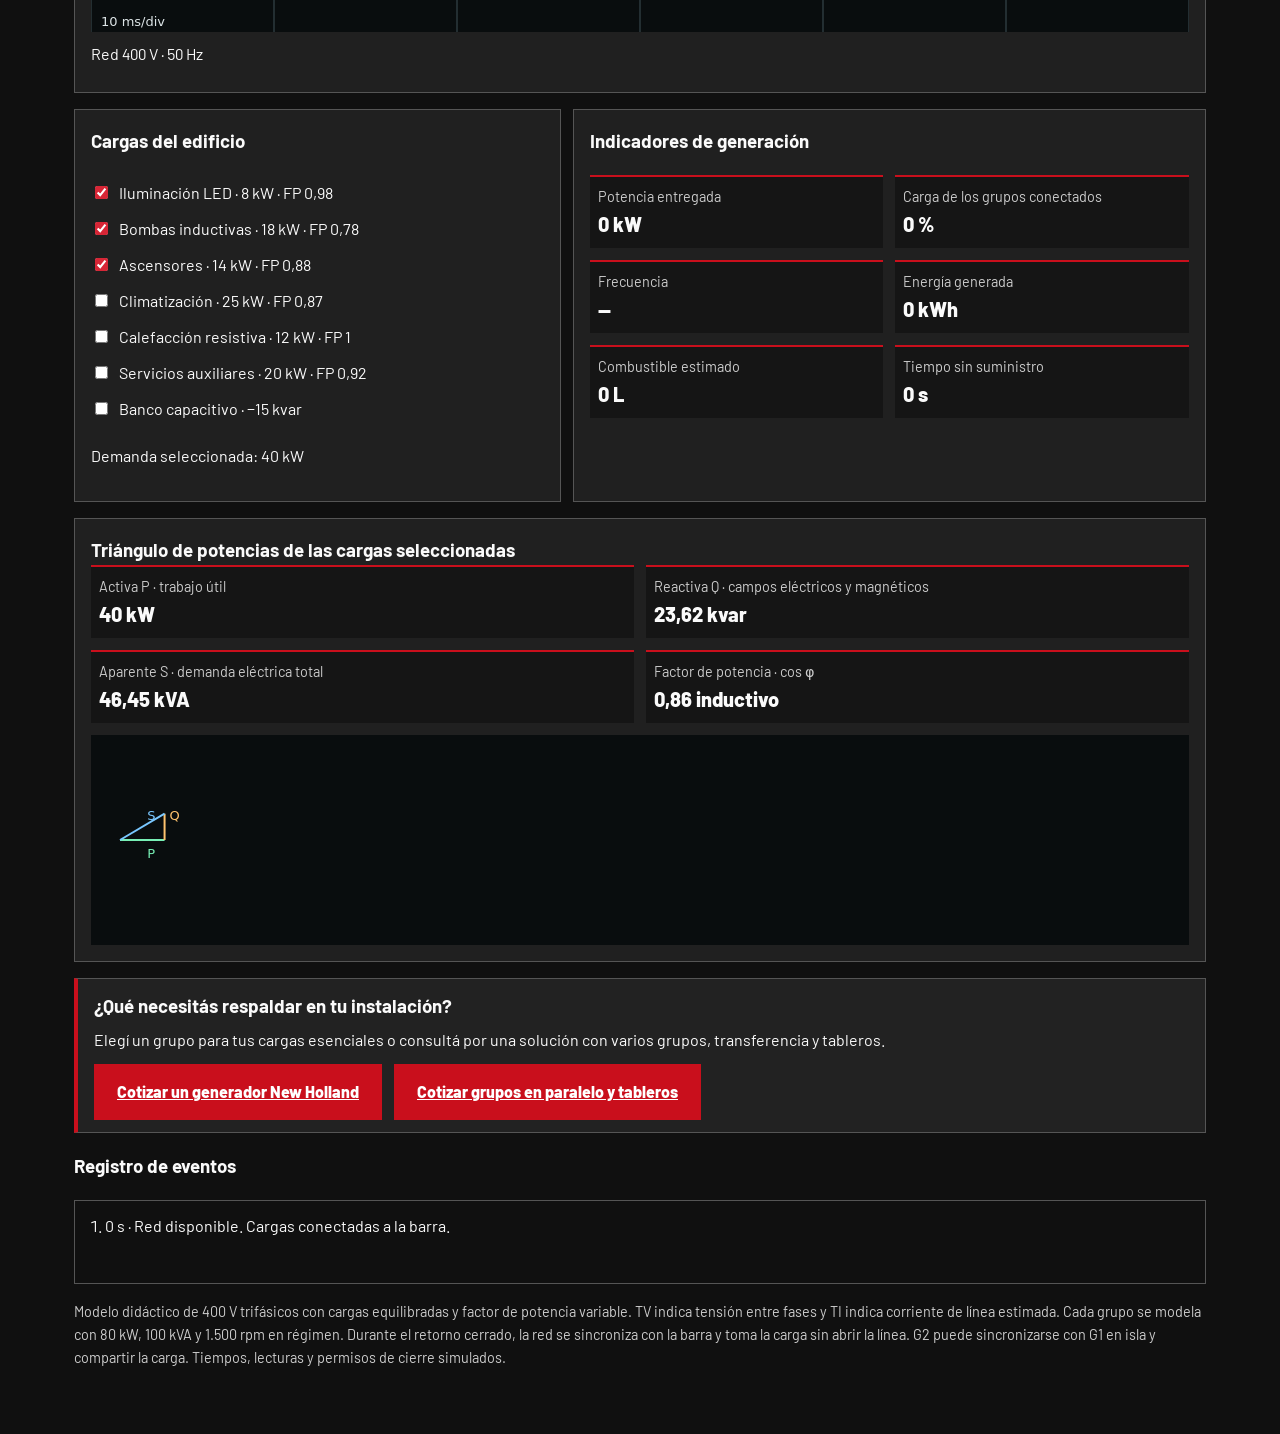
<file: generador-suricat.html>
<!doctype html>
<html lang="es-AR">
<head>
<meta charset="utf-8">
<meta name="viewport" content="width=device-width, initial-scale=1">
<title>SURICAT | Simulador de grupo electrógeno</title>
<link rel="stylesheet" href="base.css">
<link rel="stylesheet" href="rendimiento.css">
<link rel="stylesheet" href="generador-suricat.css">
<script type="module" src="generador-suricat.js"></script>
<link rel="stylesheet" href="guias-demos.css">
</head>
<body>
<main class="wrap gen">
<nav aria-label="Simuladores"><a href="./">INGENIO</a><a href="ingenio-digital.html#demos">Ingenio Digital</a></nav>
<h1>SURICAT</h1>
<h2>Grupo electrógeno y transferencia</h2>
<p>Simulá un corte de red, elegí las cargas y seguí la transferencia automática. El generador de ejemplo entrega hasta 80 kW a 50 Hz.</p>

<aside class="demo-guide" aria-labelledby="gen-guide-title">
<h3 id="gen-guide-title">Asistente de la demo</h3>
<p id="gen-guide-state" role="status">Tocá «Simular corte» para empezar. La red está alimentando el edificio.</p>
<details><summary>Ver guía paso a paso</summary><ol><li>Tocá <strong>Simular corte</strong>. Verás cómo arranca G1 y cuándo vuelve a tener energía el edificio.</li><li>En <a href="#loads-title">Cargas del edificio</a>, tildá <strong>Climatización</strong> para sumar consumo. Con las cargas iniciales, arranca G2.</li><li>Cuando ambos grupos estén conectados, mové <strong>Aporte de G1</strong> o <strong>Aporte de G2</strong> para cambiar quién entrega más potencia.</li><li>Tocá <strong>Restablecer red</strong> y mirá las barras de transferencia: la red toma la carga y después los grupos se enfrían.</li></ol></details>
</aside>
<div class="gen-controls">
<button type="button" id="red">Simular corte</button>
<label>Retorno <select id="mode"><option value="open">Transferencia abierta</option><option value="closed" selected>Paralelo breve con red</option></select></label>
<button type="button" id="g2">Arrancar G2 en paralelo</button>
<button type="button" id="reset">Reiniciar</button>
</div>
<p id="sequence" role="status"></p>
<div class="gen-flow" aria-label="Esquema unifilar simulado">
  <div id="grid-card"><strong>Red</strong><span id="grid-status"></span><span class="gen-switch" id="q-grid"></span><span id="meter-grid"></span></div>
  <div id="motor-card"><strong>Grupo G1</strong><div class="gen-machine" aria-hidden="true"><span class="gen-engine"></span><span class="gen-rotor" id="rotor1"></span><span class="gen-alternator"></span></div><span id="motor-status"></span><span class="gen-switch" id="q-g1"></span><span id="meter-g1"></span>
    <p id="g1-electric"></p>
    <label class="gen-meter">Potencia de G1 <strong id="g1-kw"></strong>
      <meter id="g1-power" min="0" max="80" value="0"></meter>
    </label>
    <label class="gen-share">Aporte de G1 <output id="share1-value"></output>
      <input type="range" id="share1" min="0" max="100" value="50" step="1">
    </label></div>
  <div id="second-card"><strong>Grupo G2</strong><div class="gen-machine" aria-hidden="true"><span class="gen-engine"></span><span class="gen-rotor" id="rotor2"></span><span class="gen-alternator"></span></div><span id="second-status"></span><span class="gen-switch" id="q-g2"></span><span id="meter-g2"></span>
    <p id="g2-electric"></p>
    <label class="gen-meter">Potencia de G2 <strong id="g2-kw"></strong>
      <meter id="g2-power" min="0" max="80" value="0"></meter>
    </label>
    <label class="gen-share">Aporte de G2 <output id="share2-value"></output>
      <input type="range" id="share2" min="0" max="100" value="50" step="1">
    </label></div>
</div>
<div class="gen-bus" id="bus"><strong>Barra común</strong> <span id="bus-status"></span></div>
<div class="gen-feeder"><span class="gen-switch" id="q-load"></span><strong> Línea de carga</strong> <span id="meter-load"></span></div>
<div class="gen-transfer">
  <label class="gen-meter">Carga tomada por la red <strong id="grid-kw"></strong><progress id="grid-transfer" max="100" value="100"></progress></label>
  <label class="gen-meter">Carga sostenida por los grupos <strong id="groups-kw"></strong><progress id="groups-transfer" max="100" value="0"></progress></label>
  <p id="transfer-note"></p>
</div>
<p id="sync"></p>
<section class="gen-scope" aria-labelledby="scope-title">
<h3 id="scope-title">Osciloscopio trifásico</h3>
<p>Una traza por fuente con tensión. Durante el sincronismo, las ondas se dibujan sobre el mismo eje para ver cómo se superponen.</p>
<div class="scope-controls"><label>Fase <select id="scope-phase"><option value="0">R</option><option value="1">S</option><option value="2">T</option></select></label></div>
<canvas id="scope" aria-label="Ondas de tensión de red, G1 y G2 para la fase seleccionada"></canvas>
<p id="scope-readings"></p>
</section>
<div class="gen-columns">
<section aria-labelledby="loads-title">
<h3 id="loads-title">Cargas del edificio</h3>
<label><input type="checkbox" checked value="8" data-pf="0.98"> Iluminación LED · 8 kW · FP 0,98</label>
<label><input type="checkbox" checked value="18" data-pf="0.78"> Bombas inductivas · 18 kW · FP 0,78</label>
<label><input type="checkbox" checked value="14" data-pf="0.88"> Ascensores · 14 kW · FP 0,88</label>
<label><input type="checkbox" value="25" data-pf="0.87"> Climatización · 25 kW · FP 0,87</label>
<label><input type="checkbox" value="12" data-pf="1"> Calefacción resistiva · 12 kW · FP 1</label>
<label><input type="checkbox" value="20" data-pf="0.92"> Servicios auxiliares · 20 kW · FP 0,92</label>
<label><input type="checkbox" value="0" data-pf="1" data-kvar="-15"> Banco capacitivo · −15 kvar</label>
<p id="load-status"></p>
</section>
<section aria-labelledby="kpi-title">
<h3 id="kpi-title">Indicadores de generación</h3>
<dl class="gen-kpis">
<div><dt>Potencia entregada</dt><dd id="kw"></dd></div>
<div><dt>Carga de los grupos conectados</dt><dd id="percent"></dd></div>
<div><dt>Frecuencia</dt><dd id="hz"></dd></div>
<div><dt>Energía generada</dt><dd id="kwh"></dd></div>
<div><dt>Combustible estimado</dt><dd id="fuel"></dd></div>
<div><dt>Tiempo sin suministro</dt><dd id="outage"></dd></div>
</dl>
</section>
</div>
<section class="gen-scope" aria-labelledby="triangle-title">
<h3 id="triangle-title">Triángulo de potencias de las cargas seleccionadas</h3>
<dl class="gen-kpis">
<div><dt>Activa P · trabajo útil</dt><dd id="active-power"></dd></div>
<div><dt>Reactiva Q · campos eléctricos y magnéticos</dt><dd id="reactive-power"></dd></div>
<div><dt>Aparente S · demanda eléctrica total</dt><dd id="apparent-power"></dd></div>
<div><dt>Factor de potencia · cos φ</dt><dd id="power-factor"></dd></div>
</dl>
<canvas id="triangle" aria-label="Triángulo dinámico de potencia activa, reactiva y aparente"></canvas>
</section>
<aside class="demo-guide demo-quote"><h3>¿Qué necesitás respaldar en tu instalación?</h3><p>Elegí un grupo para tus cargas esenciales o consultá por una solución con varios grupos, transferencia y tableros.</p><div class="actions"><a class="btn" href="https://wa.me/5492994535615?text=Hola%20INGENIO%2C%20prob%C3%A9%20la%20demo%20y%20quiero%20cotizar%20un%20grupo%20electr%C3%B3geno%20New%20Holland%20con%20instalaci%C3%B3n.">Cotizar un generador New Holland</a><a class="btn" href="https://wa.me/5492994535615?text=Hola%20INGENIO%2C%20prob%C3%A9%20la%20demo%20y%20quiero%20cotizar%20un%20proyecto%20de%20grupos%20en%20paralelo%20con%20tableros%2C%20sincronismo%20y%20puesta%20en%20marcha.">Cotizar grupos en paralelo y tableros</a></div></aside><h3>Registro de eventos</h3>
<ol id="events" role="log" aria-label="Eventos de transferencia"></ol>
<p class="gen-note">Modelo didáctico de 400 V trifásicos con cargas equilibradas y factor de potencia variable. TV indica tensión entre fases y TI indica corriente de línea estimada. Cada grupo se modela con 80 kW, 100 kVA y 1.500 rpm en régimen. Durante el retorno cerrado, la red se sincroniza con la barra y toma la carga sin abrir la línea. G2 puede sincronizarse con G1 en isla y compartir la carga. Tiempos, lecturas y permisos de cierre simulados.</p>
<noscript><p>Activá JavaScript para usar el simulador.</p></noscript>
</main>
</body>
</html>
</file>
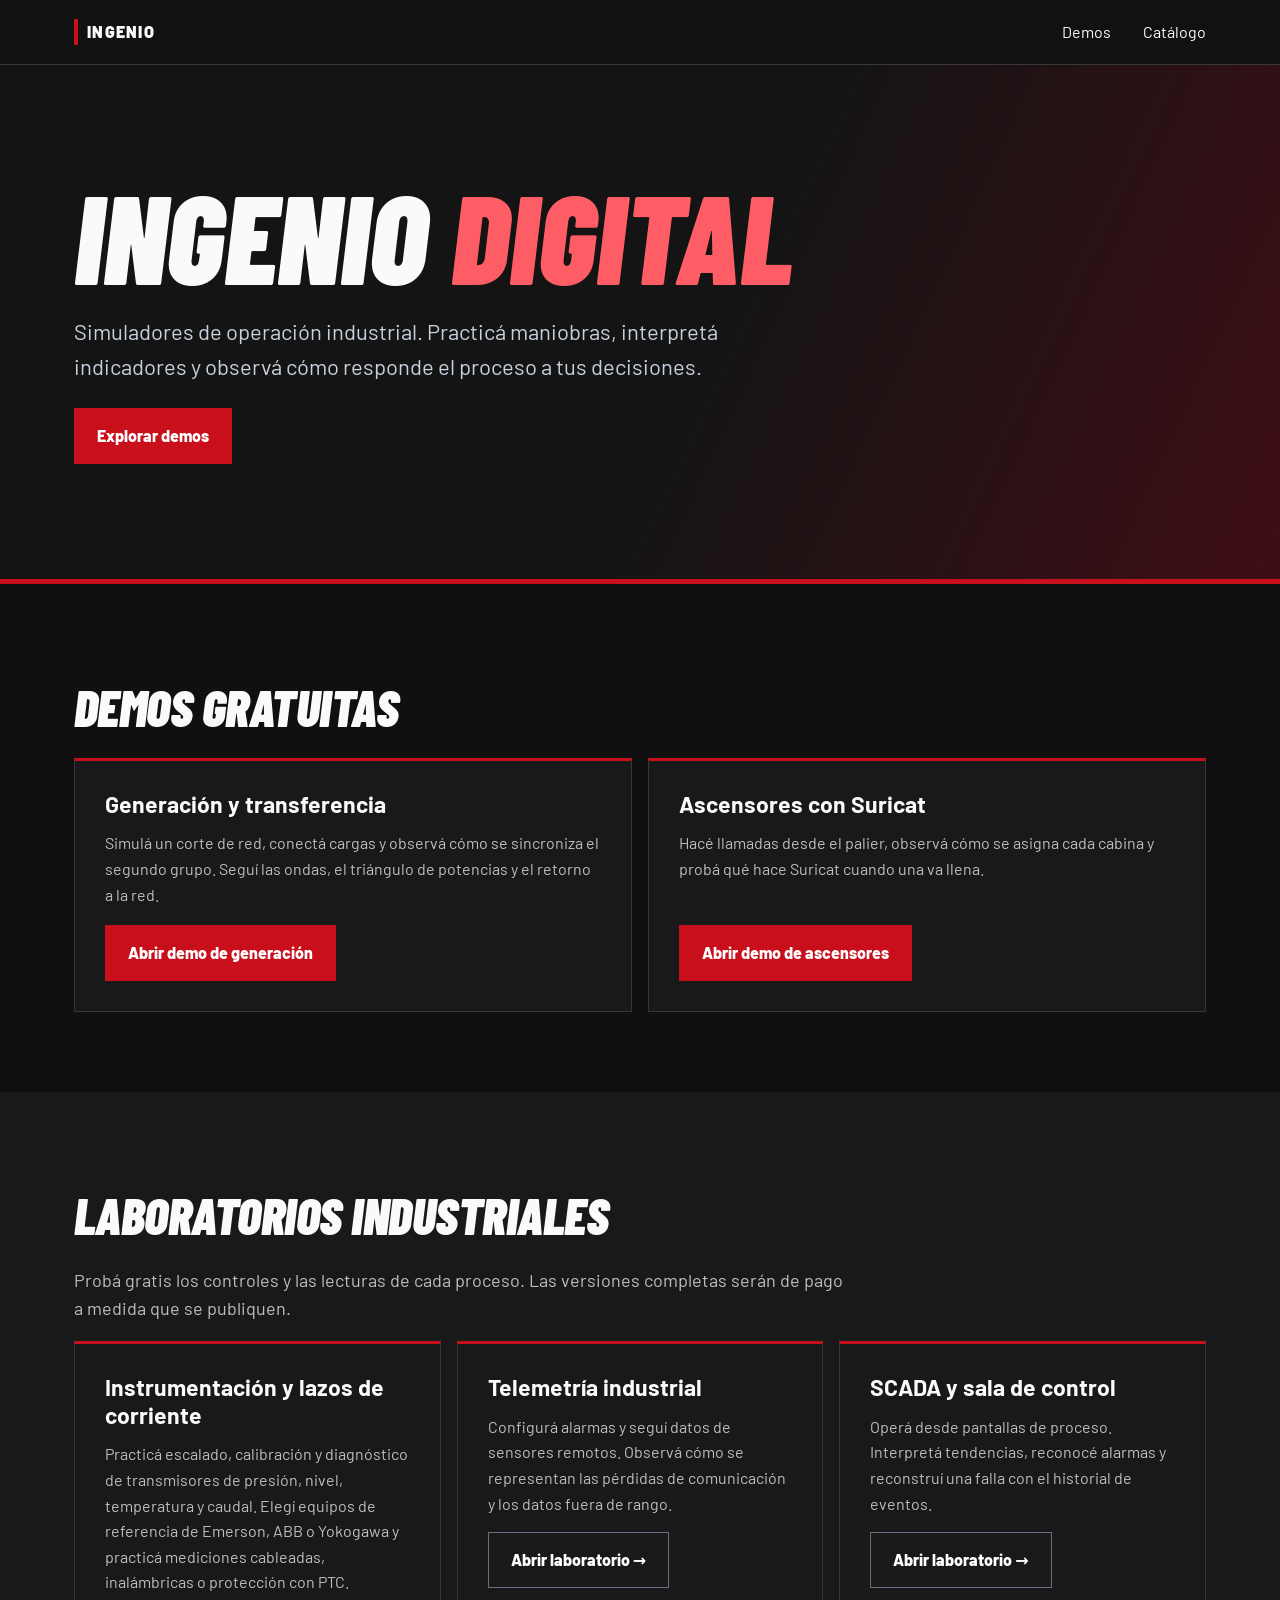
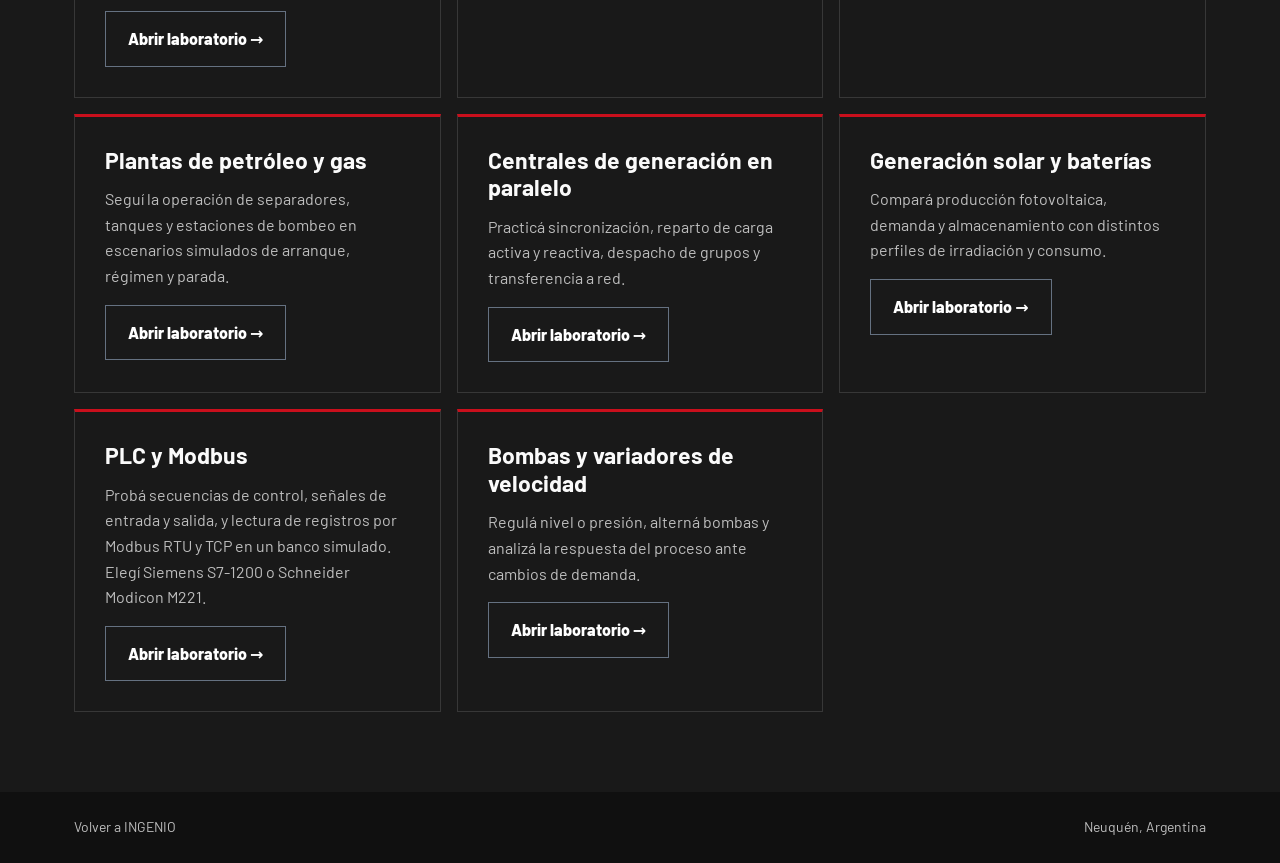
<file: ingenio-digital.html>
<!doctype html>
<html lang="es-AR">
<head>
  <meta charset="utf-8">
  <meta name="viewport" content="width=device-width, initial-scale=1">
  <meta name="description" content="Simuladores industriales de Ingenio Digital. Probá generación eléctrica y ascensores y explorá los laboratorios industriales.">
  <title>Ingenio Digital | Simuladores industriales</title>
  <link rel="stylesheet" href="base.css">
  <link rel="stylesheet" href="rendimiento.css">
  <link rel="stylesheet" href="ingenio-digital.css">
</head>
<body>
<header class="digital-header"><nav class="wrap" aria-label="Navegación de Ingenio Digital">
  <a class="digital-brand" href="./">INGENIO</a>
  <a href="#demos">Demos</a>
  <a href="#catalogo">Catálogo</a>
</nav></header>
<main>
  <section class="digital-cover"><div class="wrap">
    <h1>Ingenio <em>Digital</em></h1>
    <p class="lead">Simuladores de operación industrial. Practicá maniobras, interpretá indicadores y observá cómo responde el proceso a tus decisiones.</p>
    <a class="btn" href="#demos">Explorar demos</a>
  </div></section>

  <section class="wrap digital-section" id="demos">
    <h2 class="section-title">Demos gratuitas</h2>
    <div class="digital-demos">
      <article class="tile"><h3>Generación y transferencia</h3>
        <p>Simulá un corte de red, conectá cargas y observá cómo se sincroniza el segundo grupo. Seguí las ondas, el triángulo de potencias y el retorno a la red.</p>
        <a class="btn" href="generador-suricat.html">Abrir demo de generación</a>
      </article>
      <article class="tile"><h3>Ascensores con Suricat</h3>
        <p>Hacé llamadas desde el palier, observá cómo se asigna cada cabina y probá qué hace Suricat cuando una va llena.</p>
        <a class="btn" href="carpeta-suricat.html#simulador">Abrir demo de ascensores</a>
      </article>
    </div>
  </section>

  <section class="alt digital-section" id="catalogo"><div class="wrap">
    <h2 class="section-title">Laboratorios industriales</h2>
    <p class="intro">Probá gratis los controles y las lecturas de cada proceso. Las versiones completas serán de pago a medida que se publiquen.</p>
    <div class="digital-catalog">
      <article class="tile"><h3>Instrumentación y lazos de corriente</h3><p>Practicá escalado, calibración y diagnóstico de transmisores de presión, nivel, temperatura y caudal. Elegí equipos de referencia de Emerson, ABB o Yokogawa y practicá mediciones cableadas, inalámbricas o protección con PTC.</p><a class="btn secondary" href="laboratorio.html?demo=instrumentacion">Abrir laboratorio →</a></article>
      <article class="tile"><h3>Telemetría industrial</h3><p>Configurá alarmas y seguí datos de sensores remotos. Observá cómo se representan las pérdidas de comunicación y los datos fuera de rango.</p><a class="btn secondary" href="laboratorio.html?demo=telemetria">Abrir laboratorio →</a></article>
      <article class="tile"><h3>SCADA y sala de control</h3><p>Operá desde pantallas de proceso. Interpretá tendencias, reconocé alarmas y reconstruí una falla con el historial de eventos.</p><a class="btn secondary" href="laboratorio.html?demo=scada">Abrir laboratorio →</a></article>
      <article class="tile"><h3>Plantas de petróleo y gas</h3><p>Seguí la operación de separadores, tanques y estaciones de bombeo en escenarios simulados de arranque, régimen y parada.</p><a class="btn secondary" href="laboratorio.html?demo=petroleo">Abrir laboratorio →</a></article>
      <article class="tile"><h3>Centrales de generación en paralelo</h3><p>Practicá sincronización, reparto de carga activa y reactiva, despacho de grupos y transferencia a red.</p><a class="btn secondary" href="laboratorio.html?demo=paralelo">Abrir laboratorio →</a></article>
      <article class="tile"><h3>Generación solar y baterías</h3><p>Compará producción fotovoltaica, demanda y almacenamiento con distintos perfiles de irradiación y consumo.</p><a class="btn secondary" href="laboratorio.html?demo=solar">Abrir laboratorio →</a></article>
      <article class="tile"><h3>PLC y Modbus</h3><p>Probá secuencias de control, señales de entrada y salida, y lectura de registros por Modbus RTU y TCP en un banco simulado. Elegí Siemens S7-1200 o Schneider Modicon M221.</p><a class="btn secondary" href="laboratorio.html?demo=plc">Abrir laboratorio →</a></article>
      <article class="tile"><h3>Bombas y variadores de velocidad</h3><p>Regulá nivel o presión, alterná bombas y analizá la respuesta del proceso ante cambios de demanda.</p><a class="btn secondary" href="laboratorio.html?demo=bombas">Abrir laboratorio →</a></article>
    </div>
  </div></section>
</main>
<footer class="wrap"><a href="./">Volver a INGENIO</a><span>Neuquén, Argentina</span></footer>
</body>
</html>
</file>
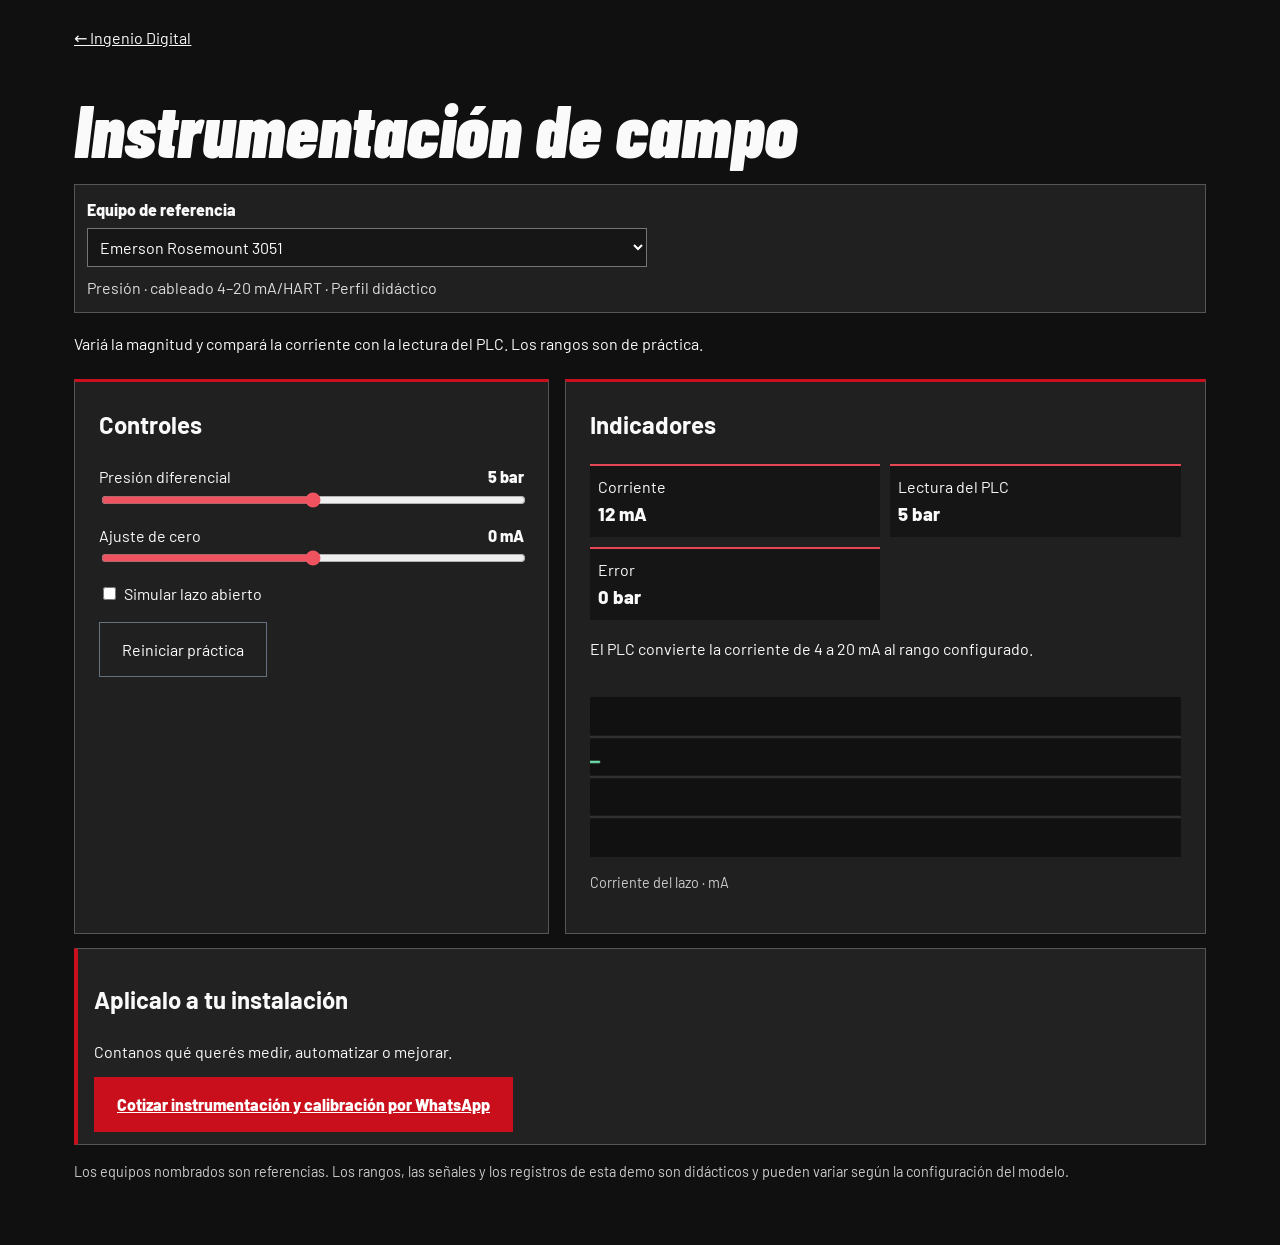
<file: laboratorio.html>
<!doctype html>
<html lang="es-AR">
<head>
<meta charset="utf-8">
<meta name="viewport" content="width=device-width,initial-scale=1">
<title>Laboratorio industrial | Ingenio Digital</title>
<link rel="stylesheet" href="base.css">
<link rel="stylesheet" href="rendimiento.css">
<link rel="stylesheet" href="laboratorio.css">
<script type="module" src="laboratorio.js"></script>
<link rel="stylesheet" href="guias-demos.css">
</head>
<body>
<main class="wrap lab">
<nav aria-label="Navegación"><a href="ingenio-digital.html#catalogo">← Ingenio Digital</a></nav>
<h1 id="title">Laboratorio industrial</h1>
<div id="device-picker" hidden>
<label for="device">Equipo de referencia</label>
<select id="device"></select>
<p id="device-description"></p>
</div>
<p id="guide"></p>
<div class="lab-grid">
<div class="lab-panel"><h2>Controles</h2><div id="controls"></div><button class="btn secondary" id="reset" type="button">Reiniciar práctica</button></div>
<div class="lab-panel"><h2>Indicadores</h2><dl id="readings"></dl><p id="status" role="status"></p><canvas id="trend" width="640" height="200" aria-label="Tendencia del indicador a lo largo de la simulación"></canvas><p id="legend"></p></div>
</div>
<aside class="demo-guide demo-quote"><h2>Aplicalo a tu instalación</h2><p>Contanos qué querés medir, automatizar o mejorar.</p><div class="actions"><a class="btn" id="lab-quote" href="https://wa.me/5492994535615?text=Hola%20INGENIO%2C%20prob%C3%A9%20la%20demo%20y%20quiero%20cotizar%20instrumentaci%C3%B3n%2C%20calibraci%C3%B3n%20o%20integraci%C3%B3n%20de%20transmisores.">Pedir cotización por WhatsApp</a></div></aside>
<p class="lab-note">Los equipos nombrados son referencias. Los rangos, las señales y los registros de esta demo son didácticos y pueden variar según la configuración del modelo.</p>
<noscript>Activá JavaScript para usar el laboratorio.</noscript>
</main>
</body>
</html>
</file>
<file: base.css>
:root{--bg:#0b1018;--panel:#141c28;--line:#2c3746;--text:#f5f7fa;--muted:#a7b3c1;--accent:#ed3b38}*{box-sizing:border-box}html{scroll-behavior:smooth}body{margin:0;background:var(--bg);color:var(--text);font:16px/1.6 system-ui,-apple-system,Segoe UI,Arial,sans-serif}a{color:inherit;text-decoration:none}.wrap{max-width:1180px;margin:auto;padding:0 24px}.top{position:sticky;top:0;z-index:10;background:#0b1018e8;backdrop-filter:blur(14px);border-bottom:1px solid var(--line)}nav{display:flex;align-items:center;justify-content:space-between;min-height:76px;gap:20px}.brand{font-size:30px;letter-spacing:.17em;font-weight:900;font-style:italic;line-height:1}.brand:before{content:'';display:inline-block;width:8px;height:27px;transform:skew(-20deg);background:var(--accent);margin-right:13px;vertical-align:-3px}.links{display:flex;gap:25px;align-items:center;font-size:14px;font-weight:650}.links a:hover{color:var(--accent)}.btn{display:inline-flex;justify-content:center;align-items:center;gap:10px;padding:14px 22px;background:var(--accent);color:white;font-weight:800;border-radius:4px;border:1px solid var(--accent);transition:.2s}.btn:hover{background:#ca2825;transform:translateY(-2px)}.btn.secondary{background:transparent;border-color:#657181}.btn.secondary:hover{border-color:var(--accent)}.hero{min-height:660px;display:flex;align-items:center;position:relative;overflow:hidden;background:radial-gradient(ellipse at 78% 36%,#243b50 0%,transparent 45%),linear-gradient(125deg,#0b1018 30%,#101e2c 100%)}.hero:after{content:'';position:absolute;width:46%;height:160%;right:-13%;top:-30%;transform:rotate(23deg);border-left:2px solid #ed3b3859;background:repeating-linear-gradient(90deg,transparent 0 75px,#ffffff08 76px 77px)}.hero .wrap{width:100%;position:relative;z-index:1}.eyebrow{font-size:12px;font-weight:850;letter-spacing:.23em;color:#ff625e;text-transform:uppercase}.hero h1{font-size:clamp(44px,7vw,88px);max-width:950px;line-height:1.06;letter-spacing:-.055em;margin:23px 0}.hero h1 em{font-style:normal;color:#ff5753}.lead{max-width:680px;color:#c7d1dc;font-size:clamp(18px,2vw,22px);line-height:1.6}.actions{display:flex;gap:12px;flex-wrap:wrap;margin-top:32px}.mini{margin-top:48px;display:flex;gap:30px;flex-wrap:wrap;color:#c2cedb;font-size:13px;text-transform:uppercase;letter-spacing:.1em;font-weight:750}.mini span:before{content:'◆';color:var(--accent);margin-right:10px}section{padding:100px 0}.section-title{font-size:clamp(32px,4vw,54px);letter-spacing:-.045em;line-height:1.13;margin:14px 0 22px}.intro{max-width:770px;color:var(--muted);font-size:18px}.grid{display:grid;grid-template-columns:repeat(3,1fr);gap:16px;margin-top:38px}.tile{background:var(--panel);border:1px solid var(--line);padding:30px;border-radius:7px;transition:.2s}.tile:hover{border-color:#a03c42;transform:translateY(-3px)}.tile .num{font-size:12px;color:var(--accent);font-weight:900;letter-spacing:.12em}.tile h3{font-size:23px;line-height:1.2;margin:18px 0 12px}.tile p{color:var(--muted);margin:0}.alt{background:#101722}.statement{border-left:5px solid var(--accent);padding:15px 0 15px 30px;font-size:clamp(25px,3.6vw,47px);font-weight:850;line-height:1.25;letter-spacing:-.035em;max-width:1000px}.process{display:grid;grid-template-columns:repeat(4,1fr);gap:22px;margin-top:40px}.step{border-top:2px solid var(--accent);padding-top:18px}.step b{color:#ff6966;font-size:14px}.step h3{margin:10px 0}.step p{color:var(--muted)}.cta{background:linear-gradient(115deg,#202e40,#101722);border-block:1px solid var(--line)}.cta-inner{display:flex;align-items:center;justify-content:space-between;gap:35px}.cta h2{font-size:clamp(32px,4vw,54px);line-height:1.15;letter-spacing:-.04em;margin:10px 0}.cta p{color:var(--muted);max-width:700px}footer{padding:35px 0;color:var(--muted);font-size:14px}.foot{display:flex;justify-content:space-between;gap:20px;flex-wrap:wrap}.whatsapp{position:fixed;bottom:24px;right:24px;background:#22c55e;color:#08210f;border-radius:50%;height:60px;width:60px;display:grid;place-items:center;box-shadow:0 10px 35px #0008;z-index:15}.whatsapp svg{width:30px;height:30px;fill:currentColor}@media(max-width:850px){.links{gap:12px}.links a:not(.btn){display:none}.grid{grid-template-columns:1fr 1fr}.process{grid-template-columns:1fr 1fr}.hero{min-height:620px}.cta-inner{display:block}.cta .btn{margin-top:20px}}@media(max-width:550px){.grid,.process{grid-template-columns:1fr}.hero{min-height:620px}.mini{gap:12px}.links .btn{font-size:12px;padding:10px}.brand{font-size:25px}section{padding:70px 0}.tile{padding:24px}}

.brand-defs{position:absolute;overflow:hidden}
.brand{display:inline-flex;align-items:center;gap:9px;letter-spacing:normal;font-style:normal;flex-shrink:0}
.brand:before{display:none}
.brand-emblem{width:40px;height:auto;color:#f33a37}
.brand-wordmark{display:block;width:129px;height:auto}
.brand small{display:block;font-size:9px;letter-spacing:.11em;margin-top:5px;color:var(--muted)}
:focus-visible{outline:2px solid #ff706c;outline-offset:4px}
html{scroll-padding-top:88px}
.tile h3{margin-top:0}
@media(max-width:550px){.brand-emblem{width:31px}.brand-wordmark{width:104px}.brand small{font-size:7px}.whatsapp{right:16px;bottom:16px}}
@media(prefers-reduced-motion:reduce){html{scroll-behavior:auto}}
.brand-wordmark{font-size:27px;line-height:1;font-weight:900;letter-spacing:.055em;width:auto}@media(max-width:550px){.brand-wordmark{font-size:21px}}
</file>
<file: rendimiento.css>
@import url('https://fonts.googleapis.com/css2?family=Barlow+Condensed:ital,wght@1,700;1,800;1,900&family=Barlow:wght@400;500;600;700;800;900&display=swap');

:root {
  --bg: #101010;
  --panel: #191919;
  --line: #373737;
  --text: #fafafa;
  --muted: #bebebe;
  --accent: #c90f1c;
  --display: "Barlow Condensed", "Arial Narrow", sans-serif;
}
body { font-family: Barlow, system-ui, sans-serif; }
.top { background: #111111f5; }
.hero h1, .section-title, .cta h2 {
  font-family: var(--display);
  font-style: italic;
  font-weight: 900;
  text-transform: uppercase;
}
.brand-wordmark {
  color: white;
  font: 900 34px/1 Barlow, system-ui, sans-serif;
  letter-spacing: .045em;
}
.brand-emblem { color: #ee2431; }
.links a:hover { color: #ff5963; }
.btn { border-radius: 0; }
.btn:hover { background: #a80c17; }
.links .btn:hover { color: white; }
.hero {
  min-height: 610px;
  isolation: isolate;
  background: #141414;
  border-bottom: 5px solid var(--accent);
}
.hero::before {
  content: "";
  position: absolute;
  inset: 0 0 0 46%;
  background: linear-gradient(90deg, #141414 0%, #14141435 32%, #14141416), url("tablero-industrial.webp") center / cover;
  z-index: -1;
}
.hero::after {
  inset: 0 auto 0 51%;
  width: 9px;
  height: auto;
  background: #e31524;
  border: 0;
  transform: skewX(-19deg);
  opacity: .9;
}
.hero h1 {
  font-size: clamp(64px, 7.7vw, 115px);
  line-height: .88;
  letter-spacing: -.015em;
  margin-block: 18px 25px;
}
.hero h1 span { display: block; }
.hero .lead { max-width: 42ch; color: #e7e7e7; }
.eyebrow, .step b { color: #ff616a; }
.section-title, .cta h2 { letter-spacing: -.01em; }
#filosofia { background: #f6f6f6; color: #171717; }
#filosofia .intro, #filosofia .tile p { color: #444; }
#filosofia .eyebrow { color: #ae111b; }
#filosofia .tile { background: #fff; border-color: #d6d6d6; }
.tile { border-radius: 0; border-top: 3px solid var(--accent); }
.alt { background: #191919; }
.cta { background: linear-gradient(112deg, #8f0c16, #45070c); }
.cta .eyebrow, .cta p { color: white; }
.cta .btn { background: white; border-color: white; color: #830c16; }
.cta .btn:hover { background: #eee; }
.whatsapp { background: #c90f1c; color: white; }
@media (max-width: 850px) {
  .hero::before { inset-inline-start: 28%; opacity: .48; }
  .hero::after { inset-inline-start: auto; inset-inline-end: 8%; opacity: .65; }
}
@media (max-width: 550px) {
  .wrap { padding-inline: 18px; }
  nav { min-height: 64px; gap: 10px; }
  .brand-wordmark { font-size: 26px; }
  .hero { min-height: 0; padding-block: 65px 58px; }
  .hero h1 { font-size: clamp(38px, 11.5vw, 64px); }
  .hero .actions { display: grid; justify-items: stretch; }
  .hero .lead { font-size: 17px; }
  .foot { padding-right: 76px; }
  .hero::before { inset-inline-start: 0; opacity: .32; }
  .hero::after { display: none; }
}
@media (prefers-reduced-motion: reduce) {
  .btn, .tile { transition: none; }
}

@media (max-width: 850px) {
  .links a.digital-nav:not(.btn) { display: inline; white-space: nowrap; }
}
@media (max-width: 390px) {
  .links { gap: 7px; }
  .links .digital-nav { font-size: 12px; white-space: normal; text-align: center; }
}

.contact-actions { display: grid; gap: 10px; min-width: min(100%, 270px); }
.contact-actions .btn { margin: 0; text-align: center; }
.contact-actions p { margin: 0; font-size: .9rem; }

@media (max-width: 550px) {
  .links a[href^="https://wa.me/"] { line-height: 1.2; text-align: center; }
}
</file>
<file: guias-demos.css>
.demo-preview { padding-block: 22px 28px; }
.preview-heading { display:flex; justify-content:space-between; align-items:baseline; gap:16px; flex-wrap:wrap; }
.preview-heading h2, .preview-heading p { margin:0 0 8px; }
.preview-heading p { color:var(--muted); }
.preview-heading a { text-decoration:underline; }
.preview-grid { display:grid; grid-template-columns:repeat(2,minmax(0,1fr)); gap:12px; margin-top:10px; }
.preview-card { display:grid; gap:6px; padding:12px; border:1px solid #555; border-top:3px solid var(--accent); background:#222; }
.preview-card:hover { border-color:#ff6c75; }
.preview-card > strong { font-size:1.2rem; }
.preview-card > span { color:#ddd; }
.preview-card > span b { color:white; text-decoration:underline; }
.preview-display { display:grid; grid-template-columns:repeat(3,1fr); gap:5px; padding:8px; background:#111; text-align:center; }
.preview-display span { border:1px solid #888; padding:4px; color:#a2efc4; font-weight:800; }
.preview-display b { grid-column:1/-1; font-size:.8rem; padding-top:2px; border-top:2px solid #a2efc4; }
.preview-lifts span { color:white; background:linear-gradient(90deg,#4b4b4b,#222,#4b4b4b); }
.preview-lifts span:first-child { color:#ffc873; line-height:1; }
.demo-guide { margin-block:14px; padding:12px 16px; background:#222; border:1px solid #555; border-left:4px solid var(--accent); }
.demo-guide h3, .demo-guide p { margin:0 0 6px; }
.demo-guide summary { cursor:pointer; font-weight:750; }
.demo-guide ol { margin-bottom:0; padding-left:21px; }
.demo-guide li + li { margin-top:5px; }
.demo-guide a { text-decoration:underline; }
.generator-sales { margin-top:12px !important; }
.generator-sales .btn { padding:9px 12px; white-space:normal; }
@media(max-width: 510px) { .preview-grid { grid-template-columns:1fr; } }

.preview-photo {
  display:block;
  width:100%;
  height:clamp(145px,22vw,240px);
  object-fit:cover;
  object-position:center;
}
.preview-card:focus-visible { outline:2px solid #ff727b; outline-offset:4px; }

.demo-quote .actions { margin-top:12px; }
.demo-quote .btn { white-space:normal; text-align:center; }
</file>
<file: carpeta-suricat.css>
.carpeta section { padding-block: clamp(48px, 7vw, 92px); }
.carpeta-intro {
  background: linear-gradient(120deg, #111 55%, #41090e);
  border-bottom: 4px solid var(--accent);
}
.carpeta h1 {
  font: italic 900 clamp(44px, 9vw, 100px)/.95 var(--display);
  text-transform: uppercase;
  margin-block: 12px 22px;
}
.carpeta .lead { max-width: 60ch; }
.carpeta-light { background: #f6f6f6; color: #171717; }
.carpeta section p { max-width: 76ch; }
.carpeta-grid, .carpeta-metricas {
  display: grid;
  gap: 16px;
  grid-template-columns: repeat(3, minmax(0, 1fr));
  margin: 28px 0 0;
}
ol.carpeta-grid { padding-inline-start: 24px; }
ol.carpeta-grid li { padding-right: 14px; }
ol.carpeta-grid li::marker { color: #a30d19; font-weight: 800; }
.carpeta h3, .carpeta dt { margin-top: 0; font-size: 20px; font-weight: 800; }
.carpeta-metricas { grid-template-columns: repeat(2, minmax(0, 1fr)); }
.carpeta-metricas > div { padding: 18px; background: var(--panel); border-top: 2px solid var(--accent); }
.carpeta dd { margin: 6px 0 0; color: var(--muted); }
.carpeta-note { color: var(--muted); margin-top: 22px; }
.carpeta-caso { padding: clamp(16px, 3vw, 28px); background: white; border-left: 4px solid var(--accent); }
.carpeta-caso p { margin-bottom: 0; }
.carpeta-caso ul { padding-inline-start: 20px; }
.carpeta-contacto { margin-top: 24px; }
@media (max-width: 690px) {
  .carpeta-grid, .carpeta-metricas { grid-template-columns: 1fr; }
  .carpeta-inicio { padding: 9px 12px; }
}
</file>
<file: simulador-suricat.css>
.simulador { background: #141414; }
.sim-controls { display:flex; gap:12px; flex-wrap:wrap; align-items:end; margin:22px 0; }
.sim-controls label { display:grid; gap:4px; font-weight:700; }
.sim-controls select { padding:10px; color:white; background:#222; border:1px solid #777; }
.sim-controls button { font:inherit; font-weight:800; cursor:pointer; }
.sim-controls button:disabled { opacity:.65; cursor:default; }
#sim-clock { align-self:center; color:var(--muted); }
.sim-grid { display:grid; grid-template-columns:repeat(2,minmax(0,1fr)); gap:16px; }
.sim-panel { padding:clamp(12px,3vw,24px); border:1px solid #474747; background:#202020; }
.sim-panel h3 { margin-bottom:6px; }
.sim-panel > p { margin:0 0 12px; color:var(--muted); }
.sim-building {
  --row: 23px;
  position:relative;
  display:grid;
  grid-template-columns:4ch repeat(2,minmax(0,1fr));
  grid-template-rows:repeat(11,var(--row));
  border:1px solid #565656;
  background:repeating-linear-gradient(to bottom,#151515 0,#151515 calc(var(--row) - 1px),#444 calc(var(--row) - 1px),#444 var(--row));
}
.sim-floor { grid-column:1; padding-left:5px; font-size:12px; line-height:var(--row); }
.sim-shaft { grid-row:1 / -1; position:relative; border-left:1px solid #565656; }
.sim-cab {
  position:absolute; inset-inline:10%; bottom:calc(var(--floor) * var(--row) + 2px);
  height:calc(var(--row) - 4px); display:grid; place-items:center;
  background:#be1424; color:white; font-size:12px; font-weight:800;
  transition:bottom 115ms linear;
}
.sim-cab[data-empty="true"] { background:#474747; border:1px dashed #ddd; }
.sim-legend { display:flex; gap:12px; flex-wrap:wrap; margin-top:9px; color:var(--muted); font-size:14px; }
.sim-totals { display:grid; grid-template-columns:repeat(2,minmax(0,1fr)); gap:8px; margin-bottom:0; }
.sim-totals div { border-top:1px solid #565656; padding-top:5px; }
.sim-totals dt { color:var(--muted); font-size:13px; }
.sim-totals dd { margin:0; font-size:20px; font-weight:800; }
#sim-resumen { font-weight:700; }
.sim-note { color:var(--muted); font-size:14px; }
@media(max-width:690px) { .sim-grid { grid-template-columns:1fr; } }
@media(prefers-reduced-motion:reduce) { .sim-cab { transition:none; } }

.sim-building { --row: 33px; }
.sim-cab {
  inset-inline: max(3%, calc((100% - 65px) / 2));
  display: flex;
  gap: 1px;
  align-items: stretch;
  padding: 7px 3px 2px;
  border: 1px solid #aaa;
  border-radius: 3px 3px 1px 1px;
  background: #232323;
  box-shadow: 0 2px 6px #000;
  transition: bottom 405ms ease-in-out;
}
.sim-cab[data-empty="true"] { background: #232323; border: 1px solid #999; }
.sim-cab b {
  position: absolute; top: -3px; left: 50%; transform: translateX(-50%);
  padding: 0 6px; border-radius: 2px; background: #121212;
  color: #ff7b83; font-size: 9px; line-height: 11px;
}
.sim-cab i {
  flex: 1;
  background: linear-gradient(90deg, #686868, #c3c3c3 45%, #8d8d8d);
  transition: transform 220ms ease;
}
.sim-cab[data-open="true"] i:first-of-type { transform: scaleX(.25); transform-origin: left; }
.sim-cab[data-open="true"] i:last-of-type { transform: scaleX(.25); transform-origin: right; }
.sim-cab[data-empty="false"] { border-color: #fa4a59; }
.sim-legend { display: grid; gap: 4px; }
.sim-legend p { margin: 0; }
.sim-panel h4 { margin: 14px 0 5px; }
.sim-llamadas { margin: 0; padding-inline-start: 20px; color: #eee; font-size: 14px; }
.sim-chat-log { height: 146px; overflow-y: auto; padding: 8px; background: #131313; border: 1px solid #494949; }
.sim-chat-log > div { padding: 8px 11px; margin-bottom: 6px; background: #2d2d2d; border-radius: 9px; animation: sim-message .28s ease-out; }
.sim-chat-log strong { color: #ff929a; font-size: 13px; }
.sim-chat-log p { margin: 3px 0 0; font-size: 14px; }
@keyframes sim-message { from { opacity: 0; transform: translateY(6px); } to { opacity: 1; transform: translateY(0); } }
@media (prefers-reduced-motion: reduce) {
  .sim-cab, .sim-cab i { transition: none; }
  .sim-chat-log > div { animation: none; }
}
.sim-view { display:none; }
.sim-architecture { border:1px solid #4a4641; border-bottom:5px solid #59534b; background:#25211e; }
.sim-roof {
  display:grid;
  grid-template-columns: minmax(80px,1.15fr) repeat(2,minmax(0,1fr));
  text-align:center;
  padding-block:8px;
  background:#2c2926;
  border-bottom:4px solid #61594d;
  color:#eee5d8;
  font-size:11px;
  font-weight:800;
  letter-spacing:.07em;
}
.sim-building {
  --row:40px;
  --columns:minmax(80px,1.15fr) repeat(2,minmax(0,1fr));
  grid-template-columns:var(--columns);
  grid-template-rows:repeat(11,var(--row));
  background:#23201d;
  border:0;
}
.sim-storey {
  grid-column:1 / -1;
  display:grid;
  grid-template-columns:var(--columns);
  position:relative;
  align-items:stretch;
  border-bottom:3px solid #776758;
  background:linear-gradient(90deg,#4c4135,#86745d 33%,#625241);
}
.sim-storey[data-floor="0"] { background:linear-gradient(90deg,#584738,#a68c6c 35%,#6b5948); }
.sim-floor {
  align-self:center;
  justify-self:start;
  margin-left:10px;
  padding:0 5px;
  line-height:19px;
  background:#27231e;
  color:#fff2da;
  border-radius:2px;
  font-weight:800;
}
.sim-call-light {
  position:absolute;
  left:calc((100% - 8px)*.32);
  transform:translateX(-100%);
  top:50%;
  translate:0 -50%;
  display:flex;
  font-size:11px;
  gap:2px;
  padding:0 3px;
  border:1px solid #948579;
  border-radius:3px;
  background:#231f1b;
}
.sim-call-light i { color:#a0988e; font-style:normal; }
[data-up="true"] .sim-call-light i:first-child,
[data-down="true"] .sim-call-light i:last-child { color:#ffd561; text-shadow:0 0 7px #ffae28; }
.sim-landing {
  grid-row:1;
  justify-self:center;
  align-self:end;
  width:min(65px,80%);
  height:90%;
  border:2px solid #b4a998;
  border-bottom:0;
  border-radius:3px 3px 0 0;
  background:linear-gradient(90deg,#514e49,#85837d 48%,#2a2824 49%,#2a2824 51%,#828079 52%,#514e49);
  box-shadow:0 0 0 2px #3b332a;
}
.sim-landing:nth-last-child(2) { grid-column:2; }
.sim-landing:last-of-type { grid-column:3; }
.sim-shaft {
  grid-column:2;
  z-index:1;
  pointer-events:none;
  border-left:2px solid #332d26;
}
.sim-shaft:last-child { grid-column:3; }
.sim-cab { height:calc(var(--row) - 6px); }
@media(max-width:760px) {
  .sim-view { display:grid; grid-template-columns:repeat(2,minmax(0,1fr)); gap:4px; margin-bottom:12px; padding:4px; background:#272727; }
  .sim-view button { padding:11px 4px; background:transparent; color:white; border:1px solid transparent; font:inherit; font-weight:750; cursor:pointer; }
  .sim-view button[aria-pressed="true"] { background:#a91522; border-color:#ff7680; }
  .sim-grid { grid-template-columns:1fr; }
  .sim-grid[data-view="0"] .sim-panel:nth-child(2), .sim-grid[data-view="1"] .sim-panel:first-child { display:none; }
  .sim-building { --row:clamp(26px,4.1svh,36px); }
}

.sim-history { margin-block: 20px; }
.sim-history ol { padding-inline-start: 22px; }
#sim-parking { font-weight: 750; color: #fff; }

.suricat-title {
  margin:0 0 12px;
  font:900 clamp(34px,8vw,79px)/1 var(--display);
  letter-spacing:.055em;
  color:#fff;
}
.suricat-title span { color:#ed2737; font-size:.55em; vertical-align:.18em; }
#sim-escenarios .sim-building { --row:47px; }
#sim-escenarios .sim-roof, #sim-escenarios .sim-building {
  grid-template-columns:minmax(116px,1fr) repeat(2,minmax(0,1fr));
}
#sim-escenarios .sim-building { --columns:minmax(116px,1fr) repeat(2,minmax(0,1fr)); }
#sim-escenarios .sim-call-light {
  position:static; grid-column:1; grid-row:1; justify-self:end; align-self:center;
  transform:none; translate:none; z-index:2; margin-right:4px; border:0; padding:0; background:none;
}
.sim-call-light button, .sim-call-light > span {
  width:34px; min-height:35px; border-radius:4px;
}
.sim-call-light button {
  color:#fff; background:#28231e; border:1px solid #948579; font-size:17px; cursor:pointer;
}
.sim-call-light button[aria-pressed="true"] {
  background:#ffcc59; border-color:#ffdc8a; color:#221700; box-shadow:0 0 9px #fbc24c80;
}

#sim-escenarios .sim-floor { grid-row:1; }

.sim-energy {
  display: grid;
  grid-template-columns: repeat(2, minmax(0, 1fr));
  gap: 10px;
  margin: 0 0 8px;
}
.sim-energy > div {
  padding: 10px clamp(7px, 2vw, 18px);
  border: 1px solid #535353;
  border-top: 3px solid #e63240;
  background: #161616;
}
.sim-energy dt { color: #ddd; font-size: .85rem; }
.sim-energy dd {
  margin: 3px 0 0;
  color: #fff;
  font-size: clamp(1.1rem, 4vw, 1.75rem);
  font-weight: 800;
  font-variant-numeric: tabular-nums;
}
</file>
<file: generador-suricat.css>
.gen { padding-block: 12px 50px; }
.gen nav { min-height: 52px; justify-content: space-between; border-bottom: 1px solid var(--line); }
.gen nav a { text-decoration: underline; }
.gen h1 { font: 900 clamp(42px, 9vw, 88px)/1 var(--display); letter-spacing: .06em; margin: 26px 0 8px; }
.gen h2 { margin: 0; }
.gen-controls { display: flex; flex-wrap: wrap; gap: 10px; margin-block: 20px; }
.gen button { padding: 10px 16px; background: #a91420; color: white; font: inherit; border: 1px solid #ef6b73; cursor: pointer; }
.gen-flow, .gen-columns, .gen-kpis { display: grid; gap: 12px; }
.gen-flow { grid-template-columns: repeat(3, minmax(0, 1fr)); }
.gen-flow > div, .gen-columns > section { background: #202020; padding: 16px; border: 1px solid #555; }
.gen-flow > div[data-active="true"] { border-left: 4px solid #ff3444; }
.gen-flow span { display: block; }
.gen-columns { grid-template-columns: 1fr 1.3fr; margin-top: 15px; }
.gen-columns section { min-width: 0; }
.gen-columns h3 { margin-top: 0; }
.gen-columns label { display: flex; align-items: center; gap: 8px; min-height: 36px; }
.gen input { accent-color: #d72636; }
.gen-kpis { grid-template-columns: repeat(2, minmax(0, 1fr)); margin: 0; }
.gen-kpis > div { padding: 8px; border-top: 2px solid #c90f1c; background: #151515; }
.gen-kpis dt, .gen-note { color: #ccc; font-size: .9rem; }
.gen-kpis dd { margin: 0; font-size: 1.25rem; font-weight: 800; }
#events { border: 1px solid #555; min-height: 84px; padding: 12px 30px; }
@media (max-width: 650px) {
  .gen-flow, .gen-columns { grid-template-columns: 1fr; }
}
.gen-controls { align-items: center; }
.gen-controls select { padding: 8px; background: #252525; color: white; font: inherit; }
.gen button:disabled { opacity: .45; cursor: default; }
.gen-rotor {
  width: 42px; height: 42px; margin: 8px 0;
  border: 4px solid #858585; border-radius: 50%;
  background: conic-gradient(#dd2837 0 15%, #181818 15% 50%, #dd2837 50% 65%, #181818 65%);
}
.gen-rotor[data-spin=true] { animation: gen-spin .65s linear infinite; }
@keyframes gen-spin { to { transform: rotate(360deg); } }
.gen-switch { color: #ff9a9a; font-weight: 800; }
.gen-switch[data-closed=true] { color: #aaf6c3; }
.gen-bus, .gen-feeder { padding: 8px 12px; background: #262626; }
.gen-bus { border-top: 4px solid #888; }
.gen-bus[data-live=true] { border-color: #79dca0; }
.gen-feeder { border-top: 1px solid #555; }
@media(prefers-reduced-motion:reduce) { .gen-rotor[data-spin=true] { animation: none; } }

.gen-machine {
  display:flex; align-items:center; gap:0; width:max-content; max-width:100%;
  margin:12px 0; padding:7px 7px 10px;
  border-bottom:5px solid #626262; background:#111; border-radius:5px;
}
.gen-engine,.gen-alternator { display:block; height:36px; border:1px solid #818181; }
.gen-engine { width:50px; border-radius:5px 0 0 5px; background:repeating-linear-gradient(0deg,#75242a 0 4px,#a63b44 4px 6px); }
.gen-alternator { width:34px; border-radius:0 5px 5px 0; background:repeating-linear-gradient(90deg,#494949 0 5px,#757575 5px 7px); }
.gen-machine .gen-rotor { width:34px; height:34px; margin:0 2px; flex:none; }
.gen-scope { padding:16px; margin-block:16px; border:1px solid #555; background:#202020; }
.gen-scope h3 { margin:0; }
.gen-scope p { margin:.6rem 0; }
.scope-controls { display:flex; flex-wrap:wrap; align-items:center; gap:12px; margin-bottom:10px; }
.scope-controls select { background:#151515; color:#fff; padding:6px; font:inherit; max-width:100%; }
#scope { display:block; width:100%; height:clamp(175px,30vw,265px); background:#090d0e; }
#scope-readings { font-variant-numeric:tabular-nums; }

#triangle { display:block; width:100%; height:210px; margin-top:12px; background:#090d0e; }
#sequence { padding:12px; border-left:4px solid #ef4753; background:#222; }

.gen-transfer { display:grid; gap:10px; margin-block:12px; padding:14px; background:#202020; }
.gen-transfer p, .gen-flow p { margin:0; }
.gen-meter, .gen-share { display:block; margin-top:8px; font-size:.9rem; }
.gen-meter strong, .gen-share output { float:right; font-variant-numeric:tabular-nums; }
.gen-meter meter, .gen-meter progress, .gen-share input { display:block; width:100%; height:18px; accent-color:#71deb0; }
.gen-share input:disabled { opacity:.55; }
</file>
<file: ingenio-digital.css>
.digital-header { border-bottom: 1px solid var(--line); background: #111; }
.digital-header nav { justify-content: flex-start; flex-wrap: wrap; gap: clamp(12px, 4vw, 32px); min-height: 64px; }
.digital-header nav a:hover, footer a:hover { text-decoration: underline; }
.digital-brand { margin-right: auto; font-weight: 900; letter-spacing: .08em; border-left: 4px solid var(--accent); padding-left: 9px; }
.digital-cover { padding-block: clamp(56px, 9vw, 118px); border-bottom: 5px solid var(--accent); background: linear-gradient(115deg, #141414 55%, #3f0e15); }
.digital-cover h1 { font: italic 900 clamp(48px, 10vw, 124px)/.9 var(--display); text-transform: uppercase; margin: 0 0 20px; }
.digital-cover h1 em { color: #ff5d66; }
.digital-cover p { max-width: 57ch; margin-bottom: 24px; }
.digital-section { padding-block: clamp(44px, 7vw, 80px); }
.digital-demos, .digital-catalog { display: grid; gap: 16px; }
.digital-demos { grid-template-columns: repeat(2, minmax(0, 1fr)); }
.digital-catalog { grid-template-columns: repeat(3, minmax(0, 1fr)); }
.digital-demos .tile { display: flex; flex-direction: column; align-items: flex-start; }
.digital-demos .tile p { margin-bottom: 18px; }
.digital-demos .btn { margin-top: auto; }
footer.wrap { display: flex; justify-content: space-between; flex-wrap: wrap; gap: 12px; padding-block: 24px; }
@media (max-width: 740px) {
  .digital-catalog { grid-template-columns: repeat(2, minmax(0, 1fr)); }
}
@media (max-width: 520px) {
  .digital-demos, .digital-catalog { grid-template-columns: 1fr; }
}

.digital-catalog .btn { margin-top: 16px; }
</file>
<file: laboratorio.css>
.lab {padding-bottom:48px}
.lab nav a {text-decoration:underline}
.lab h1 {font:900 italic clamp(38px,7vw,74px)/1 var(--display);margin:16px 0}
.lab-grid {display:grid;grid-template-columns:1fr 1.35fr;gap:16px;margin-top:22px}
.lab-panel {min-width:0;padding:clamp(12px,3vw,24px);background:#202020;border:1px solid #555;border-top:3px solid var(--accent)}
.lab-panel h2 {margin-top:0}
#controls label {display:block;margin-bottom:15px}
#controls output {float:right;font-weight:750}
#controls input[type=range] {display:block;width:100%;accent-color:#ef5360}
#controls input[type=checkbox] {margin-right:8px;accent-color:#ef5360}
.lab button {font:inherit;cursor:pointer}
#readings {display:grid;grid-template-columns:repeat(2,minmax(0,1fr));gap:10px}
#readings div {padding:8px;background:#151515;border-top:2px solid #e54854;overflow-wrap:anywhere}
#readings dd {margin:0;font-weight:800;font-size:1.15rem}
#trend {display:block;width:100%;height:160px;background:#111}
#status {min-height:2.8em}
.lab-note,#legend {color:#ccc;font-size:.9rem}
@media(max-width:700px) {.lab-grid{grid-template-columns:1fr}}

#device-picker { margin-block:18px; padding:12px; background:#202020; border:1px solid #555; }
#device-picker label { display:block; margin-bottom:5px; font-weight:750; }
#device { width:min(100%,560px); padding:8px; color:white; background:#161616; font:inherit; }
#device-description { margin:8px 0 0; color:#ddd; }
</file>
